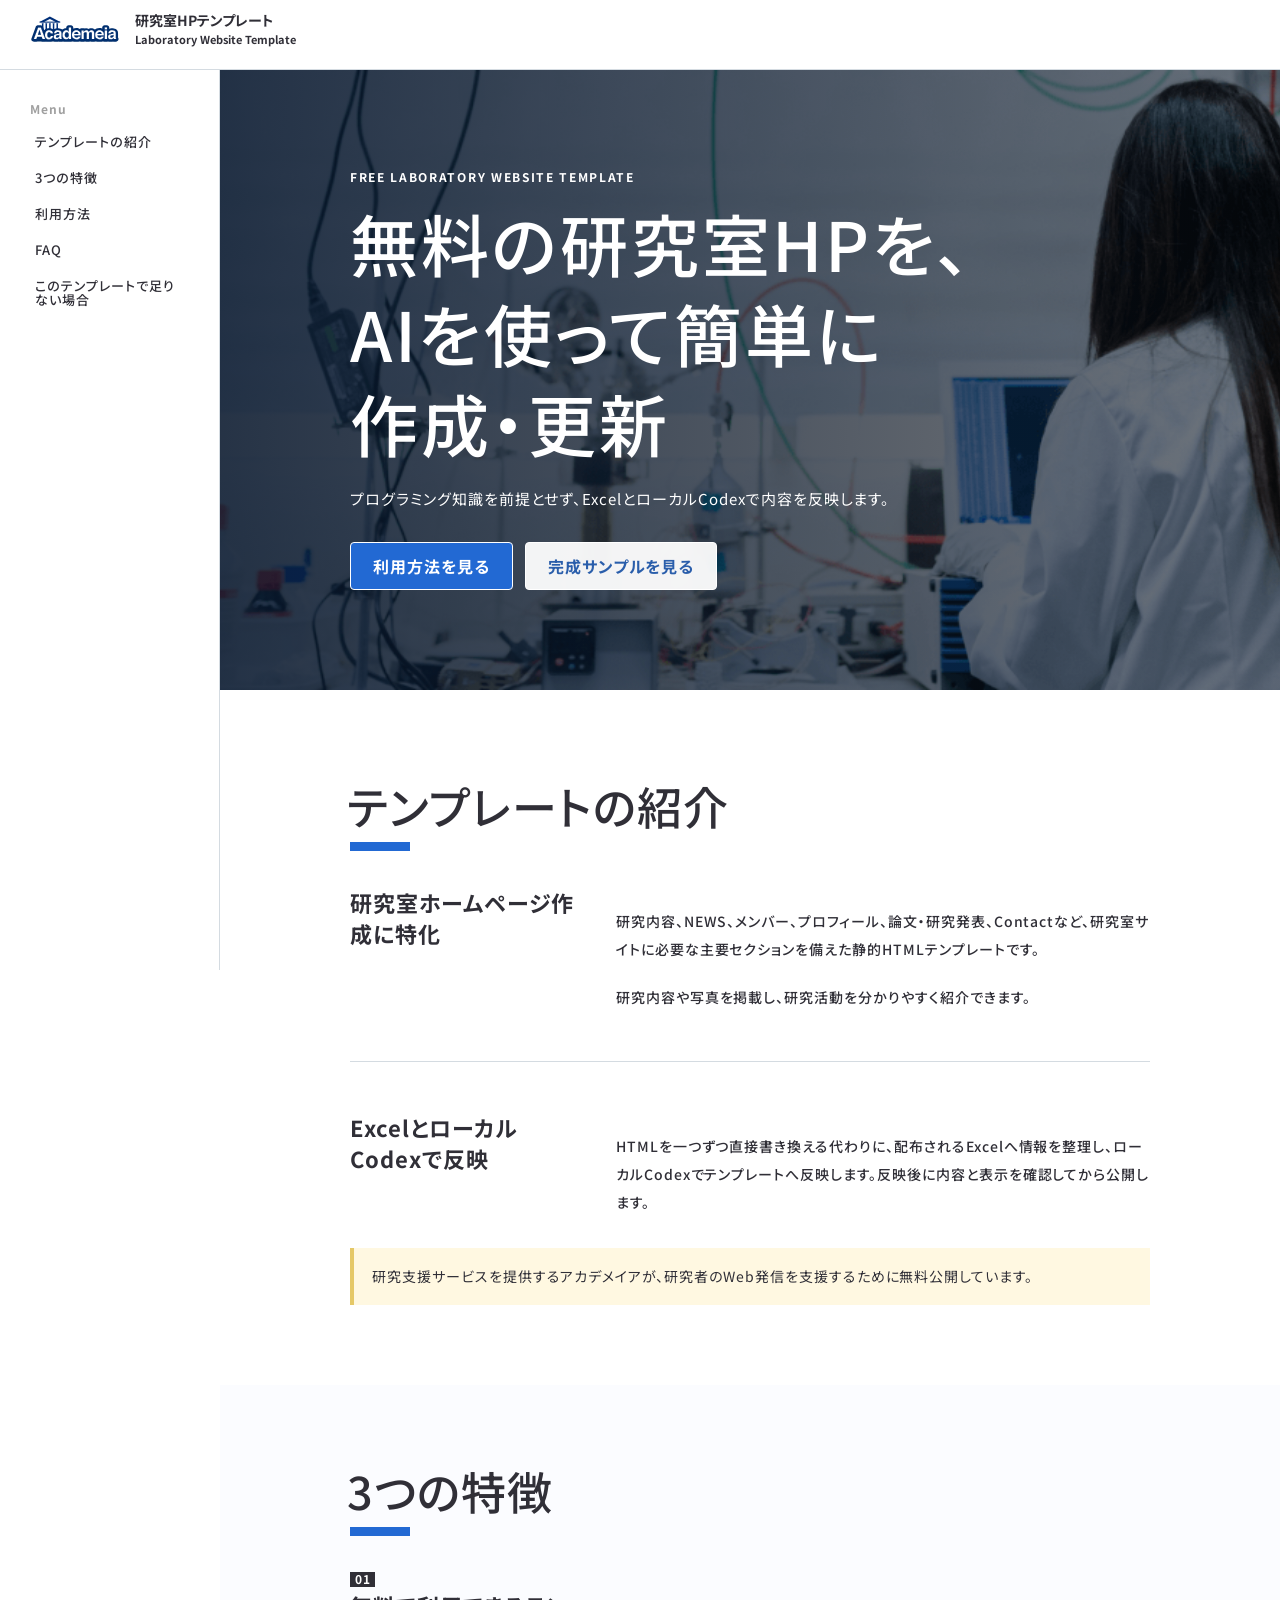
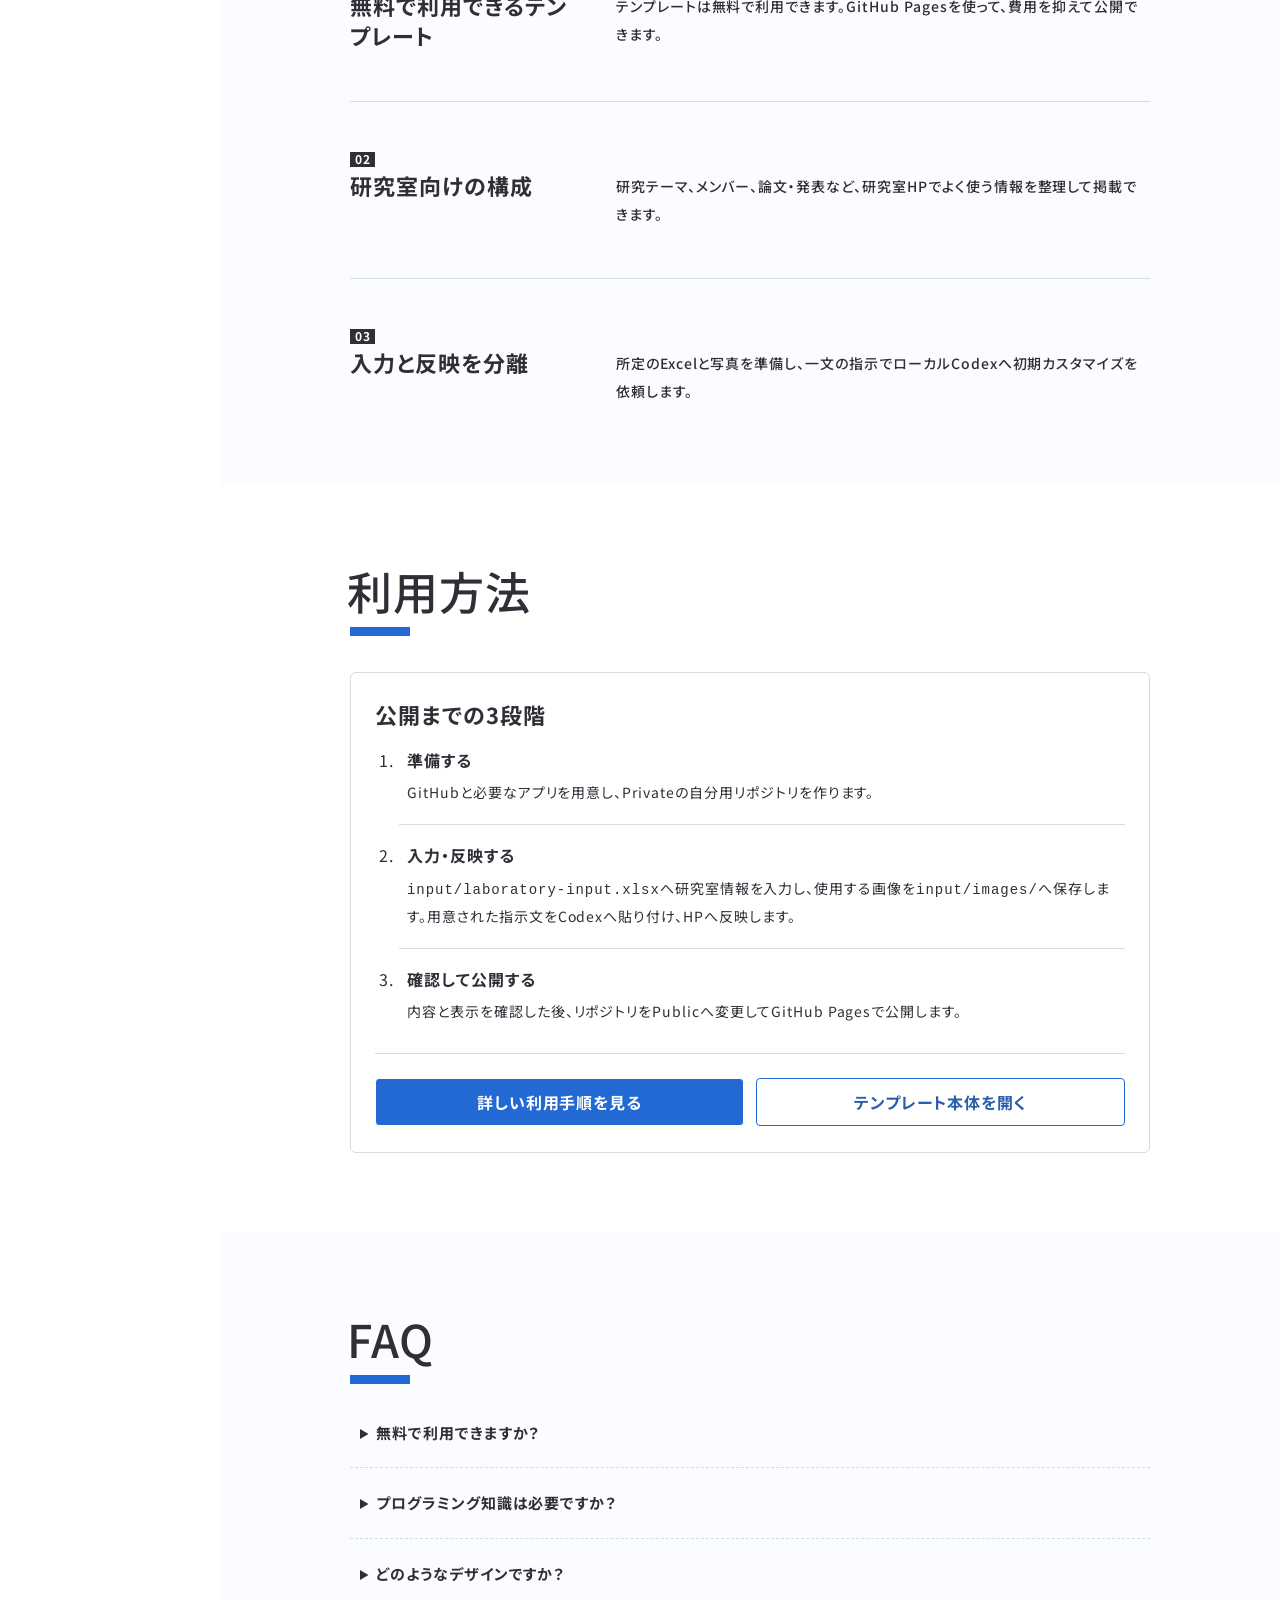
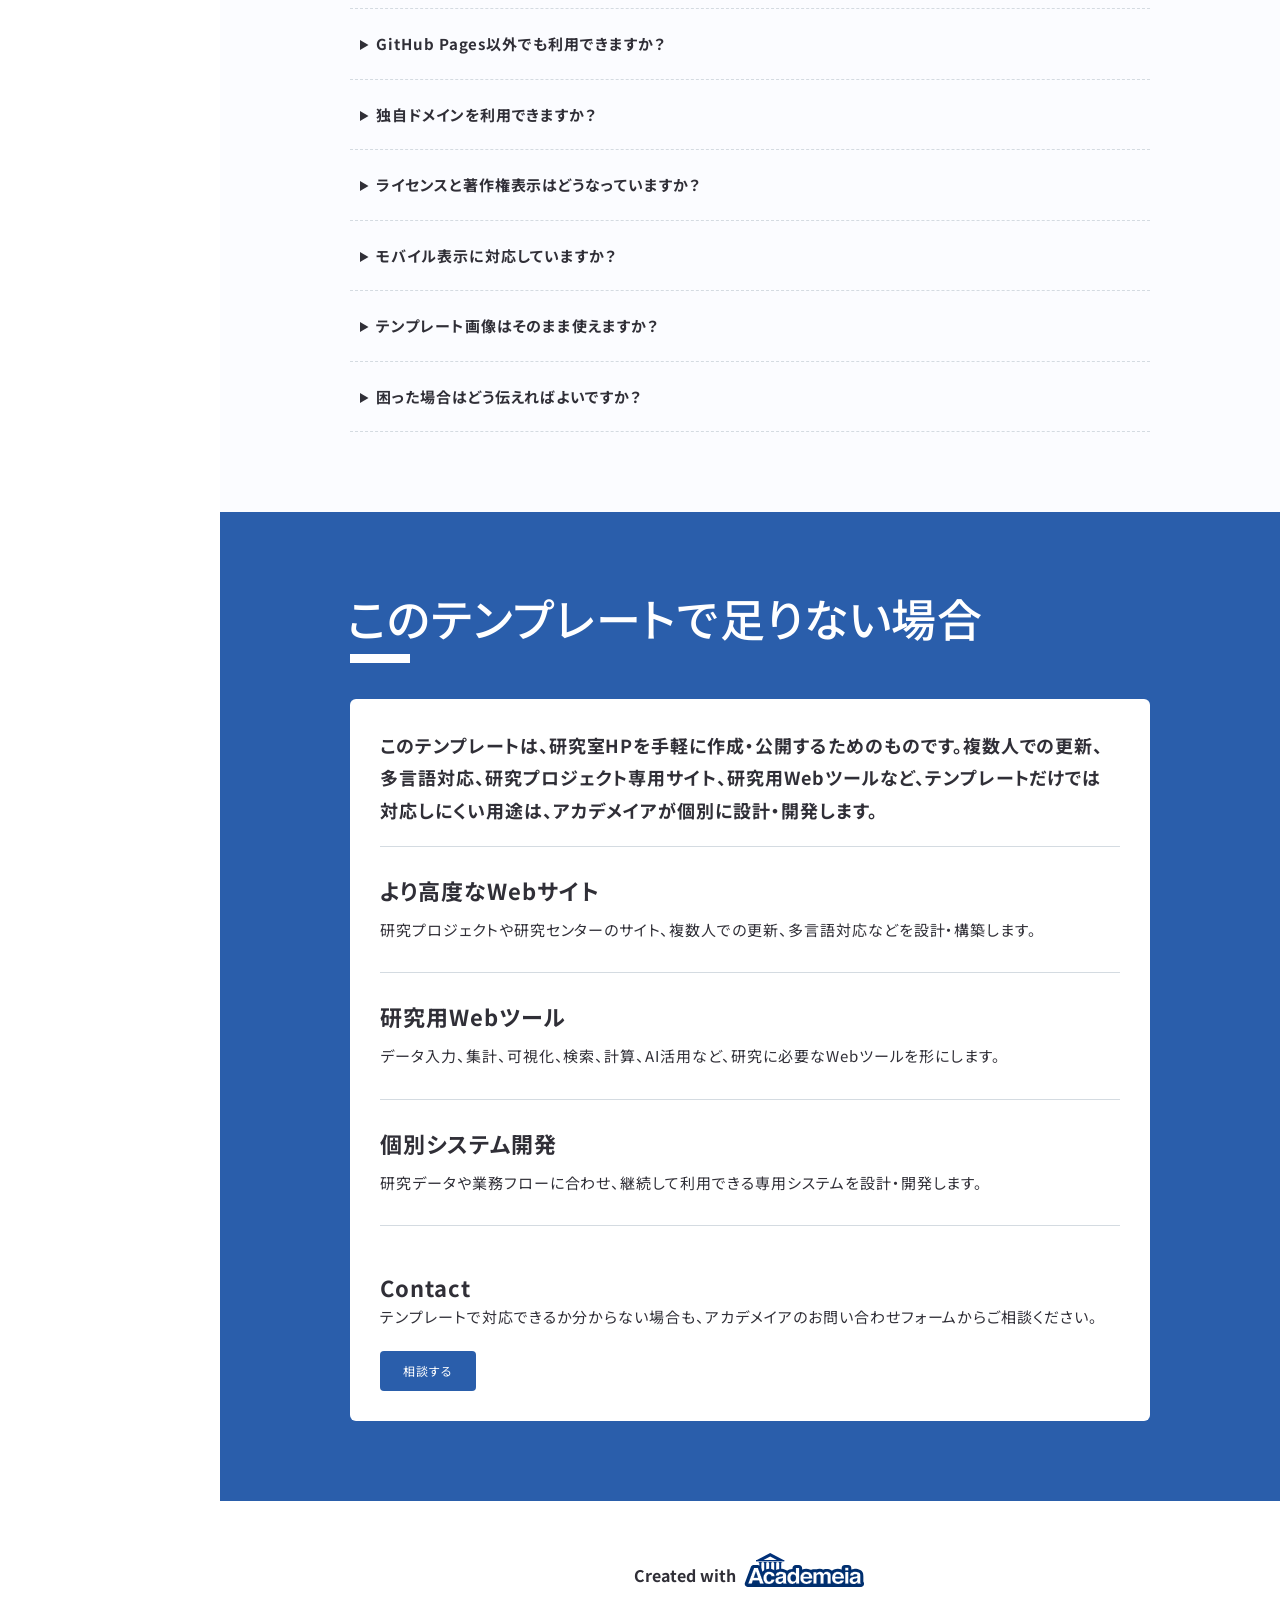
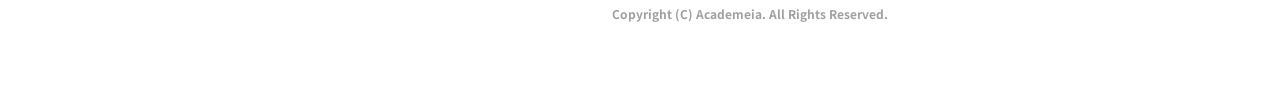
<file: index.html>
<!DOCTYPE html>
<html lang="ja">
  <head>
    <meta charset="UTF-8" />
    <meta name="viewport" content="width=device-width, initial-scale=1.0" />
    <title>研究室HPテンプレート｜紹介・配布・利用ガイド</title>
    <meta name="description" content="無料で利用できる研究室HPテンプレートの特徴、完成サンプル、ExcelとローカルCodexを使った作成・公開方法をご案内します。" />
    <link rel="icon" href="./assets/template/images/common/favicon.ico" sizes="any" />
    <link rel="icon" href="./assets/template/images/common/favicon.svg" type="image/svg+xml" />
    <link rel="apple-touch-icon" href="./assets/template/images/common/apple_touch_icon.png" />
    <meta property="og:type" content="website" />
    <meta property="og:title" content="研究室HPテンプレート｜紹介・配布・利用ガイド" />
    <meta property="og:image" content="./assets/template/images/common/ogp.jpg" />
    <meta property="og:description" content="研究室HPテンプレートの紹介・配布と利用マニュアルです。" />
    <meta property="og:site_name" content="研究室HPテンプレート" />
    <meta property="og:locale" content="ja_JP" />
    <style>@import url("https://fonts.googleapis.com/css2?family=Noto+Sans+JP:wght@400;500;600;700&display=swap");</style>
    <link rel="stylesheet" href="./assets/template/css/destyle.css" />
    <link rel="stylesheet" href="./assets/template/css/swiper-bundle.min.css" />
    <link rel="stylesheet" href="./assets/template/css/theme.css" />
    <link rel="stylesheet" href="./assets/template/css/style.css" />
    <link rel="stylesheet" href="./assets/template/css/site.css" />
    <script src="./assets/template/js/library.js"></script>
    <script src="./assets/template/js/script.js"></script>
  </head>

  <body id="top">
    <a class="template-skip-link" href="#main-content">本文へ移動</a>

    <header id="header">
      <div class="header-contents">
        <a href="#top" class="header-title" aria-label="ページ先頭へ戻る">
          <img class="header-brand-logo" src="./assets/template/images/logo-academeia.svg" alt="アカデメイア" />
          <div class="header-name">
            <h1 class="header-name-wrapp">
              <span class="header-name-wrapp-ja">研究室HPテンプレート</span>
              <span class="header-name-wrapp-en">Laboratory Website Template</span>
            </h1>
          </div>
        </a>
        <button id="burger" class="is-sp" type="button" aria-label="メニューを開く" aria-controls="g-nav" aria-expanded="false">
          <span class="header-burger"></span><span class="header-burger"></span><span class="header-burger"></span>
        </button>
      </div>
    </header>

    <main id="main-content">
      <nav id="g-nav" aria-label="紹介ページのナビゲーション">
        <div class="nav-inner">
          <p>Menu</p>
          <div id="nav-list"></div>
          <div class="logo-university"><img src="./assets/template/images/logo-university.svg" alt="大学・組織ロゴの配置例" /></div>
        </div>
        <span class="overlay"></span>
      </nav>

      <div class="main-contents">
        <div class="mv template-mv">
          <picture class="mv"><img src="./assets/template/images/sample-mv.png" alt="研究室で実験装置を操作する様子を示すテンプレートのサンプル画像" /></picture>
          <div class="template-mv-copy">
            <p class="template-mv-label">Free laboratory website template</p>
            <p class="template-mv-title">無料の研究室HPを、<br />AIを使って簡単に<br />作成・更新</p>
            <p>プログラミング知識を前提とせず、ExcelとローカルCodexで内容を反映します。</p>
            <div class="template-actions"><a class="template-action" href="#how-to-use">利用方法を見る</a><a class="template-action template-action--secondary" href="https://academeia.github.io/web_template.github.io/sample/sample.html">完成サンプルを見る</a></div>
          </div>
        </div>

        <section data-accordion="normal" data-class="nav-default" data-title="テンプレートの紹介" id="about" class="scroll-point">
          <h2>テンプレートの紹介</h2>
          <ul class="theme-wrapp">
            <li class="theme-item">
              <h3>研究室ホームページ作成に特化</h3>
              <div class="theme-body"><p>研究内容、NEWS、メンバー、プロフィール、論文・研究発表、Contactなど、研究室サイトに必要な主要セクションを備えた静的HTMLテンプレートです。</p><p>研究内容や写真を掲載し、研究活動を分かりやすく紹介できます。</p></div>
            </li>
            <li class="theme-item">
              <h3>ExcelとローカルCodexで反映</h3>
              <div class="theme-body"><p>HTMLを一つずつ直接書き換える代わりに、配布されるExcelへ情報を整理し、ローカルCodexでテンプレートへ反映します。反映後に内容と表示を確認してから公開します。</p></div>
            </li>
          </ul>
          <aside class="template-notice" role="note">研究支援サービスを提供するアカデメイアが、研究者のWeb発信を支援するために無料公開しています。</aside>
        </section>

        <section data-accordion="normal" data-class="nav-default" data-title="3つの特徴" id="features" class="scroll-point">
          <h2>3つの特徴</h2>
          <ul class="theme-wrapp">
            <li class="theme-item"><h3 class="h3-number">無料で利用できるテンプレート</h3><div class="theme-body"><p>テンプレートは無料で利用できます。GitHub Pagesを使って、費用を抑えて公開できます。</p></div></li>
            <li class="theme-item"><h3 class="h3-number">研究室向けの構成</h3><div class="theme-body"><p>研究テーマ、メンバー、論文・発表など、研究室HPでよく使う情報を整理して掲載できます。</p></div></li>
            <li class="theme-item"><h3 class="h3-number">入力と反映を分離</h3><div class="theme-body"><p>所定のExcelと写真を準備し、一文の指示でローカルCodexへ初期カスタマイズを依頼します。</p></div></li>
          </ul>
        </section>

        <section data-accordion="normal" data-class="nav-default" data-title="利用方法" id="how-to-use" class="scroll-point">
          <h2>利用方法</h2>
          <div class="how-to-panel">
            <h3>公開までの3段階</h3>
            <ol class="how-to-list">
              <li><h4>準備する</h4><p>GitHubと必要なアプリを用意し、Privateの自分用リポジトリを作ります。</p></li>
              <li><h4>入力・反映する</h4><p><code>input/laboratory-input.xlsx</code>へ研究室情報を入力し、使用する画像を<code>input/images/</code>へ保存します。用意された指示文をCodexへ貼り付け、HPへ反映します。</p></li>
              <li><h4>確認して公開する</h4><p>内容と表示を確認した後、リポジトリをPublicへ変更してGitHub Pagesで公開します。</p></li>
            </ol>
            <div class="how-to-actions">
              <a class="template-action" href="./setup.html">詳しい利用手順を見る</a>
              <a class="template-action template-action--secondary" href="https://github.com/togetogepman/HPtemplate">テンプレート本体を開く</a>
            </div>
          </div>
        </section>

        <section data-accordion="normal" data-class="nav-default" data-title="FAQ" id="faq" class="scroll-point">
          <h2>FAQ</h2>
          <ul class="news-li-wrapp faq-wrapp">
            <li class="news-item"><details class="faq-details"><summary>無料で利用できますか？</summary><p>テンプレートは無料で利用できます。Codexなど外部サービスの利用条件は、ご自身の契約内容をご確認ください。</p></details></li>
            <li class="news-item"><details class="faq-details"><summary>プログラミング知識は必要ですか？</summary><p>HTMLを直接編集する必要はありません。Excelへ情報を入力し、完成したHPの内容と表示を確認できれば利用できます。</p></details></li>
            <li class="news-item"><details class="faq-details"><summary>どのようなデザインですか？</summary><p><a href="https://academeia.github.io/web_template.github.io/sample/sample.html">完成サンプル</a>で、PCとスマートフォンでのデザインを確認できます。</p></details></li>
            <li class="news-item"><details class="faq-details"><summary>GitHub Pages以外でも利用できますか？</summary><p>静的HTMLを公開できる他サービスでも利用できますが、このマニュアルの検証対象はGitHub Pagesです。</p></details></li>
            <li class="news-item"><details class="faq-details"><summary>独自ドメインを利用できますか？</summary><p>GitHub Pagesでは独自ドメインを設定できます。取得費用と設定方法は提供元の公式情報をご確認ください。</p></details></li>
            <li class="news-item"><details class="faq-details"><summary>ライセンスと著作権表示はどうなっていますか？</summary><p>無料利用時はテンプレート本体のライセンスとフッターの帰属表示に従ってください。</p></details></li>
            <li class="news-item"><details class="faq-details"><summary>モバイル表示に対応していますか？</summary><p>PCとスマートフォンに対応しています。公開前と公開後に両方の表示を確認してください。</p></details></li>
            <li class="news-item"><details class="faq-details"><summary>テンプレート画像はそのまま使えますか？</summary><p>同梱画像はテンプレート本体の利用条件と出典表示に従ってください。追加する写真やロゴは掲載権利を確認してください。</p></details></li>
            <li class="news-item"><details class="faq-details"><summary>困った場合はどう伝えればよいですか？</summary><p>「どの画面で」「何を押したら」「何と表示されたか」と、省略していないエラー文をCodexまたはChatGPTへ伝えてください。</p></details></li>
          </ul>
        </section>

        <section data-accordion="normal" data-class="nav-default" data-title="このテンプレートで足りない場合" id="contact" class="scroll-point">
          <h2>このテンプレートで足りない場合</h2>
          <div class="contact-wrapp">
            <p class="support-intro">このテンプレートは、研究室HPを手軽に作成・公開するためのものです。複数人での更新、多言語対応、研究プロジェクト専用サイト、研究用Webツールなど、テンプレートだけでは対応しにくい用途は、アカデメイアが個別に設計・開発します。</p>
            <div class="support-services">
              <article class="support-service"><h3>より高度なWebサイト</h3><p>研究プロジェクトや研究センターのサイト、複数人での更新、多言語対応などを設計・構築します。</p></article>
              <article class="support-service"><h3>研究用Webツール</h3><p>データ入力、集計、可視化、検索、計算、AI活用など、研究に必要なWebツールを形にします。</p></article>
              <article class="support-service"><h3>個別システム開発</h3><p>研究データや業務フローに合わせ、継続して利用できる専用システムを設計・開発します。</p></article>
            </div>
            <div class="support-contact"><h3>Contact</h3><p>テンプレートで対応できるか分からない場合も、アカデメイアのお問い合わせフォームからご相談ください。</p><a class="contact-btn template-contact-link" href="https://www.academeia15.co.jp/contact">相談する</a></div>
          </div>
        </section>
      </div>
    </main>

    <footer>
      <div class="footer-link"><p class="footer-link-text">Created with</p><a href="https://www.academeia15.co.jp/web-template" target="_blank" rel="noopener noreferrer" aria-label="アカデメイアの研究室HPテンプレート解説ページを開く"><img src="./assets/template/images/logo-academeia.svg" alt="アカデメイア" /></a></div>
      <div class="footer-copyright">Copyright (C) Academeia. All Rights Reserved.</div>
    </footer>
  </body>
</html>
</file>
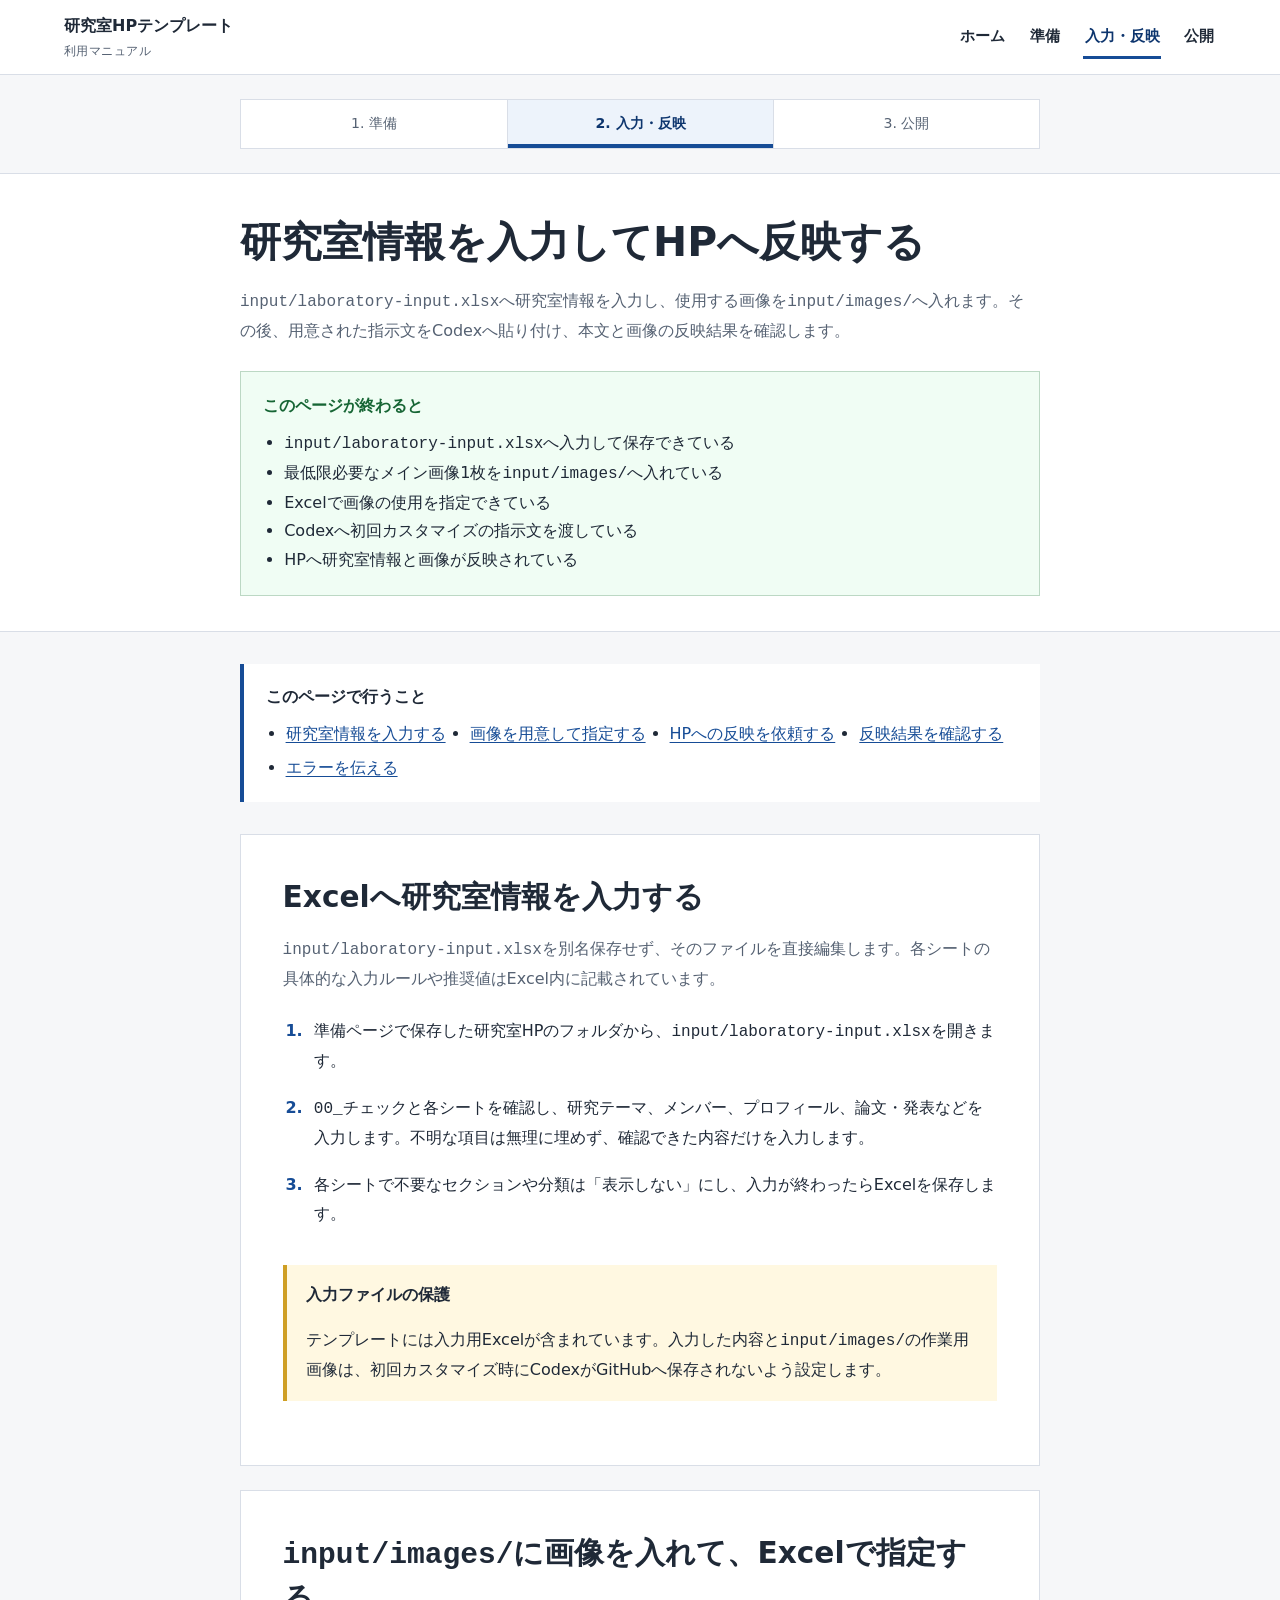
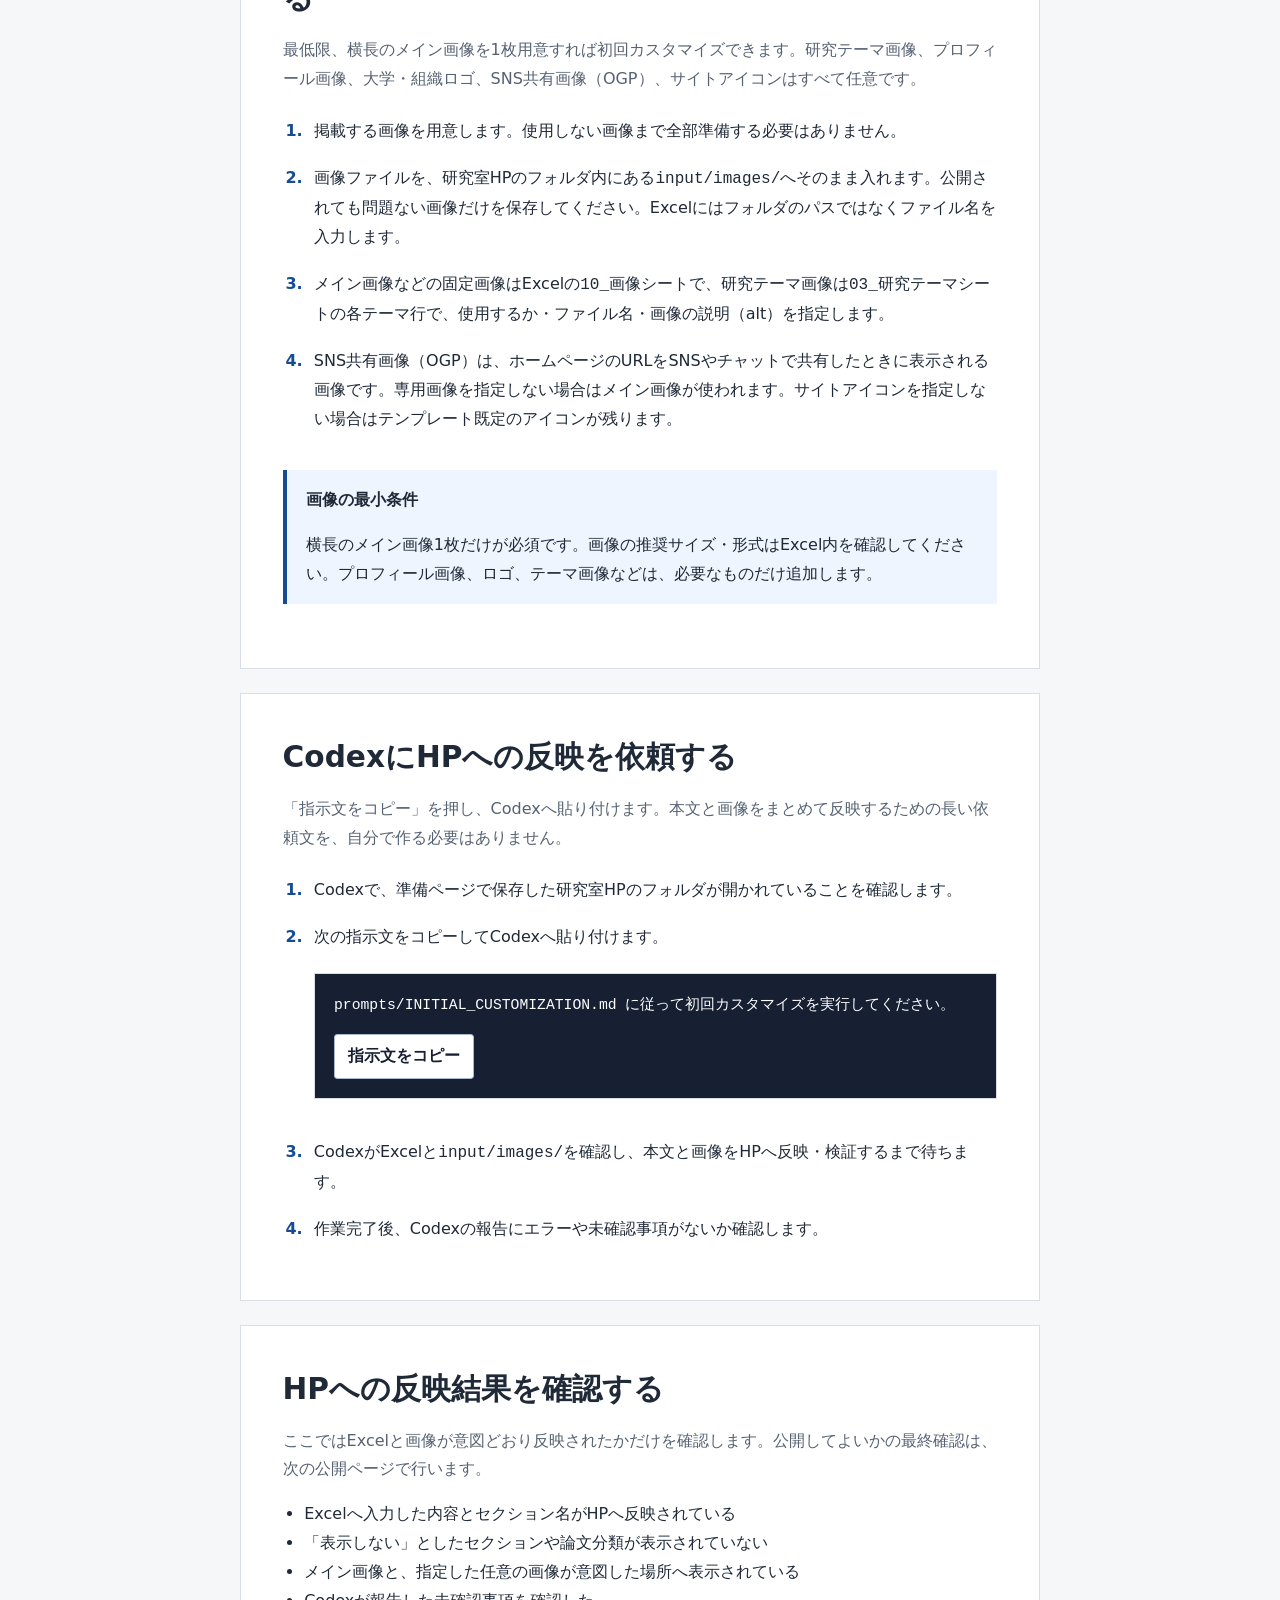
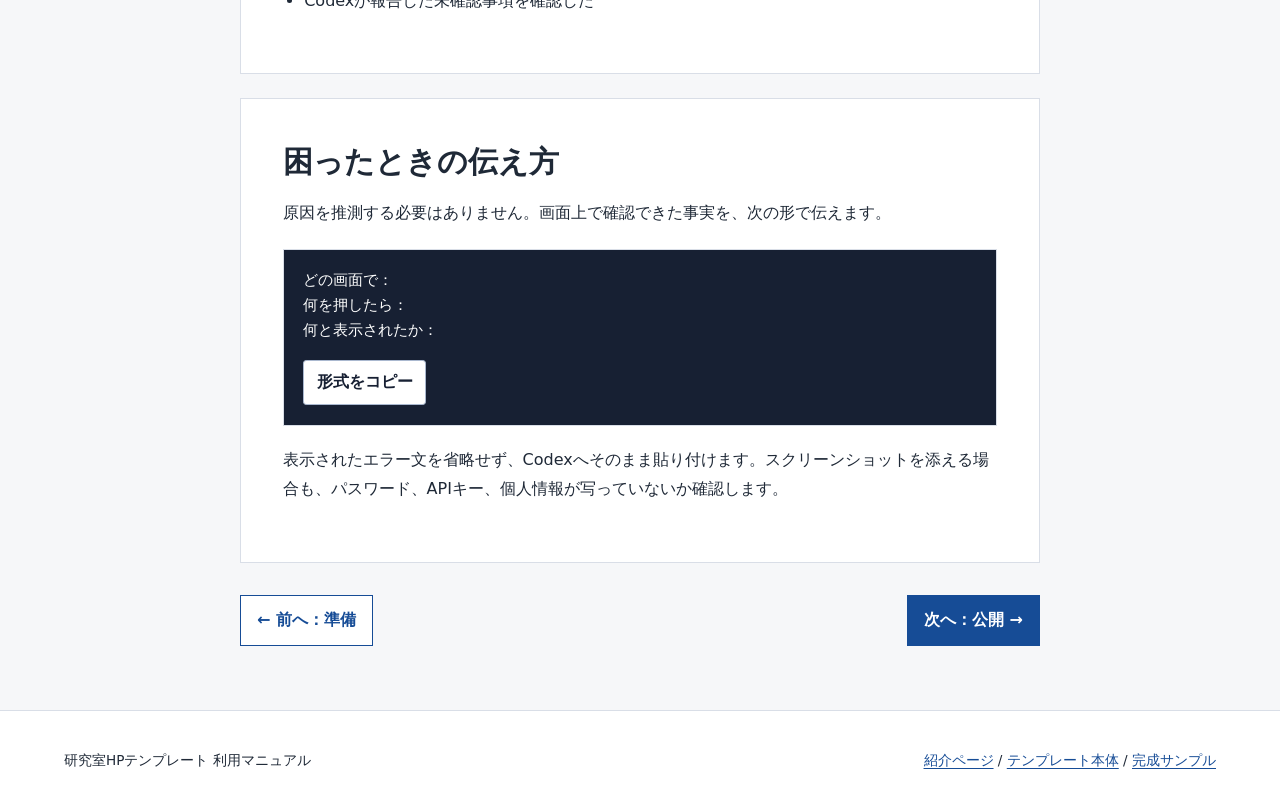
<file: edit.html>
<!doctype html>
<html lang="ja">
  <head>
    <meta charset="UTF-8" />
    <meta name="viewport" content="width=device-width, initial-scale=1.0" />
    <meta name="description" content="input/laboratory-input.xlsxへ研究室情報を入力し、input/images/の画像と一緒にCodexへHPへの反映を依頼する手順です。" />
    <title>入力・反映｜研究室HPテンプレート 利用マニュアル</title>
    <link rel="stylesheet" href="./assets/manual/css/style.css" />
    <script src="./assets/manual/js/site.js" defer></script>
  </head>
  <body class="manual-page">
    <a class="skip-link" href="#main-content">本文へ移動</a>
    <header class="site-header"><div class="site-header__inner"><a class="site-name" href="./index.html">研究室HPテンプレート <small>利用マニュアル</small></a><nav class="global-nav" aria-label="主要ナビゲーション"><ul><li><a href="./index.html">ホーム</a></li><li><a href="./setup.html">準備</a></li><li><a href="./edit.html" aria-current="page">入力・反映</a></li><li><a href="./publish.html">公開</a></li></ul></nav></div></header>
    <main id="main-content">
      <div class="container container--reading journey-progress" aria-label="公開までの進捗"><ol><li>1. 準備</li><li aria-current="step">2. 入力・反映</li><li>3. 公開</li></ol></div>
      <header class="page-header"><div class="container container--reading"><h1>研究室情報を入力してHPへ反映する</h1><p class="lead"><code>input/laboratory-input.xlsx</code>へ研究室情報を入力し、使用する画像を<code>input/images/</code>へ入れます。その後、用意された指示文をCodexへ貼り付け、本文と画像の反映結果を確認します。</p><section class="completion-box" aria-labelledby="completion-title"><h2 id="completion-title">このページが終わると</h2><ul><li><code>input/laboratory-input.xlsx</code>へ入力して保存できている</li><li>最低限必要なメイン画像1枚を<code>input/images/</code>へ入れている</li><li>Excelで画像の使用を指定できている</li><li>Codexへ初回カスタマイズの指示文を渡している</li><li>HPへ研究室情報と画像が反映されている</li></ul></section></div></header>
      <nav class="container container--reading page-nav" aria-labelledby="page-nav-title"><h2 id="page-nav-title">このページで行うこと</h2><ul><li><a href="#input">研究室情報を入力する</a></li><li><a href="#images">画像を用意して指定する</a></li><li><a href="#codex">HPへの反映を依頼する</a></li><li><a href="#review">反映結果を確認する</a></li><li><a href="#trouble">エラーを伝える</a></li></ul></nav>
      <div class="container container--reading section-list">
        <section class="manual-section" aria-labelledby="input"><h2 id="input">Excelへ研究室情報を入力する</h2><p class="manual-section__intro"><code>input/laboratory-input.xlsx</code>を別名保存せず、そのファイルを直接編集します。各シートの具体的な入力ルールや推奨値はExcel内に記載されています。</p><ol class="manual-steps"><li><p>準備ページで保存した研究室HPのフォルダから、<code>input/laboratory-input.xlsx</code>を開きます。</p></li><li><p><code>00_チェック</code>と各シートを確認し、研究テーマ、メンバー、プロフィール、論文・発表などを入力します。不明な項目は無理に埋めず、確認できた内容だけを入力します。</p></li><li><p>各シートで不要なセクションや分類は「表示しない」にし、入力が終わったらExcelを保存します。</p></li></ol><aside class="callout callout--warning"><p class="callout__title">入力ファイルの保護</p><p>テンプレートには入力用Excelが含まれています。入力した内容と<code>input/images/</code>の作業用画像は、初回カスタマイズ時にCodexがGitHubへ保存されないよう設定します。</p></aside></section>
        <section class="manual-section" aria-labelledby="images"><h2 id="images"><code>input/images/</code>に画像を入れて、Excelで指定する</h2><p class="manual-section__intro">最低限、横長のメイン画像を1枚用意すれば初回カスタマイズできます。研究テーマ画像、プロフィール画像、大学・組織ロゴ、SNS共有画像（OGP）、サイトアイコンはすべて任意です。</p><ol class="manual-steps"><li><p>掲載する画像を用意します。使用しない画像まで全部準備する必要はありません。</p></li><li><p>画像ファイルを、研究室HPのフォルダ内にある<code>input/images/</code>へそのまま入れます。公開されても問題ない画像だけを保存してください。Excelにはフォルダのパスではなくファイル名を入力します。</p></li><li><p>メイン画像などの固定画像はExcelの<code>10_画像</code>シートで、研究テーマ画像は<code>03_研究テーマ</code>シートの各テーマ行で、使用するか・ファイル名・画像の説明（alt）を指定します。</p></li><li><p>SNS共有画像（OGP）は、ホームページのURLをSNSやチャットで共有したときに表示される画像です。専用画像を指定しない場合はメイン画像が使われます。サイトアイコンを指定しない場合はテンプレート既定のアイコンが残ります。</p></li></ol><aside class="callout"><p class="callout__title">画像の最小条件</p><p>横長のメイン画像1枚だけが必須です。画像の推奨サイズ・形式はExcel内を確認してください。プロフィール画像、ロゴ、テーマ画像などは、必要なものだけ追加します。</p></aside></section>
        <section class="manual-section" aria-labelledby="codex"><h2 id="codex">CodexにHPへの反映を依頼する</h2><p class="manual-section__intro">「指示文をコピー」を押し、Codexへ貼り付けます。本文と画像をまとめて反映するための長い依頼文を、自分で作る必要はありません。</p><ol class="manual-steps"><li><p>Codexで、準備ページで保存した研究室HPのフォルダが開かれていることを確認します。</p></li><li><p>次の指示文をコピーしてCodexへ貼り付けます。</p><div class="prompt-box"><pre id="initial-prompt">prompts/INITIAL_CUSTOMIZATION.md に従って初回カスタマイズを実行してください。</pre><button class="copy-button" type="button" data-copy-target="initial-prompt">指示文をコピー</button><span class="copy-status" role="status" aria-live="polite"></span></div></li><li><p>CodexがExcelと<code>input/images/</code>を確認し、本文と画像をHPへ反映・検証するまで待ちます。</p></li><li><p>作業完了後、Codexの報告にエラーや未確認事項がないか確認します。</p></li></ol></section>
        <section class="manual-section" aria-labelledby="review"><h2 id="review">HPへの反映結果を確認する</h2><p class="manual-section__intro">ここではExcelと画像が意図どおり反映されたかだけを確認します。公開してよいかの最終確認は、次の公開ページで行います。</p><ul class="check-list"><li>Excelへ入力した内容とセクション名がHPへ反映されている</li><li>「表示しない」としたセクションや論文分類が表示されていない</li><li>メイン画像と、指定した任意の画像が意図した場所へ表示されている</li><li>Codexが報告した未確認事項を確認した</li></ul></section>
        <section class="manual-section" aria-labelledby="trouble"><h2 id="trouble">困ったときの伝え方</h2><p>原因を推測する必要はありません。画面上で確認できた事実を、次の形で伝えます。</p><div class="prompt-box"><pre id="trouble-prompt">どの画面で：&#10;何を押したら：&#10;何と表示されたか：</pre><button class="copy-button" type="button" data-copy-target="trouble-prompt">形式をコピー</button><span class="copy-status" role="status" aria-live="polite"></span></div><p>表示されたエラー文を省略せず、Codexへそのまま貼り付けます。スクリーンショットを添える場合も、パスワード、APIキー、個人情報が写っていないか確認します。</p></section>
        <nav class="page-actions" aria-label="前後のページ"><a href="./setup.html">← 前へ：準備</a><a class="primary-action" href="./publish.html">次へ：公開 →</a></nav>
      </div>
    </main>
    <footer class="site-footer"><div class="container site-footer__inner"><p>研究室HPテンプレート 利用マニュアル</p><p><a href="./index.html">紹介ページ</a> / <a href="https://github.com/togetogepman/HPtemplate">テンプレート本体</a> / <a href="https://academeia.github.io/web_template.github.io/sample/sample.html">完成サンプル</a></p></div></footer>
  </body>
</html>
</file>
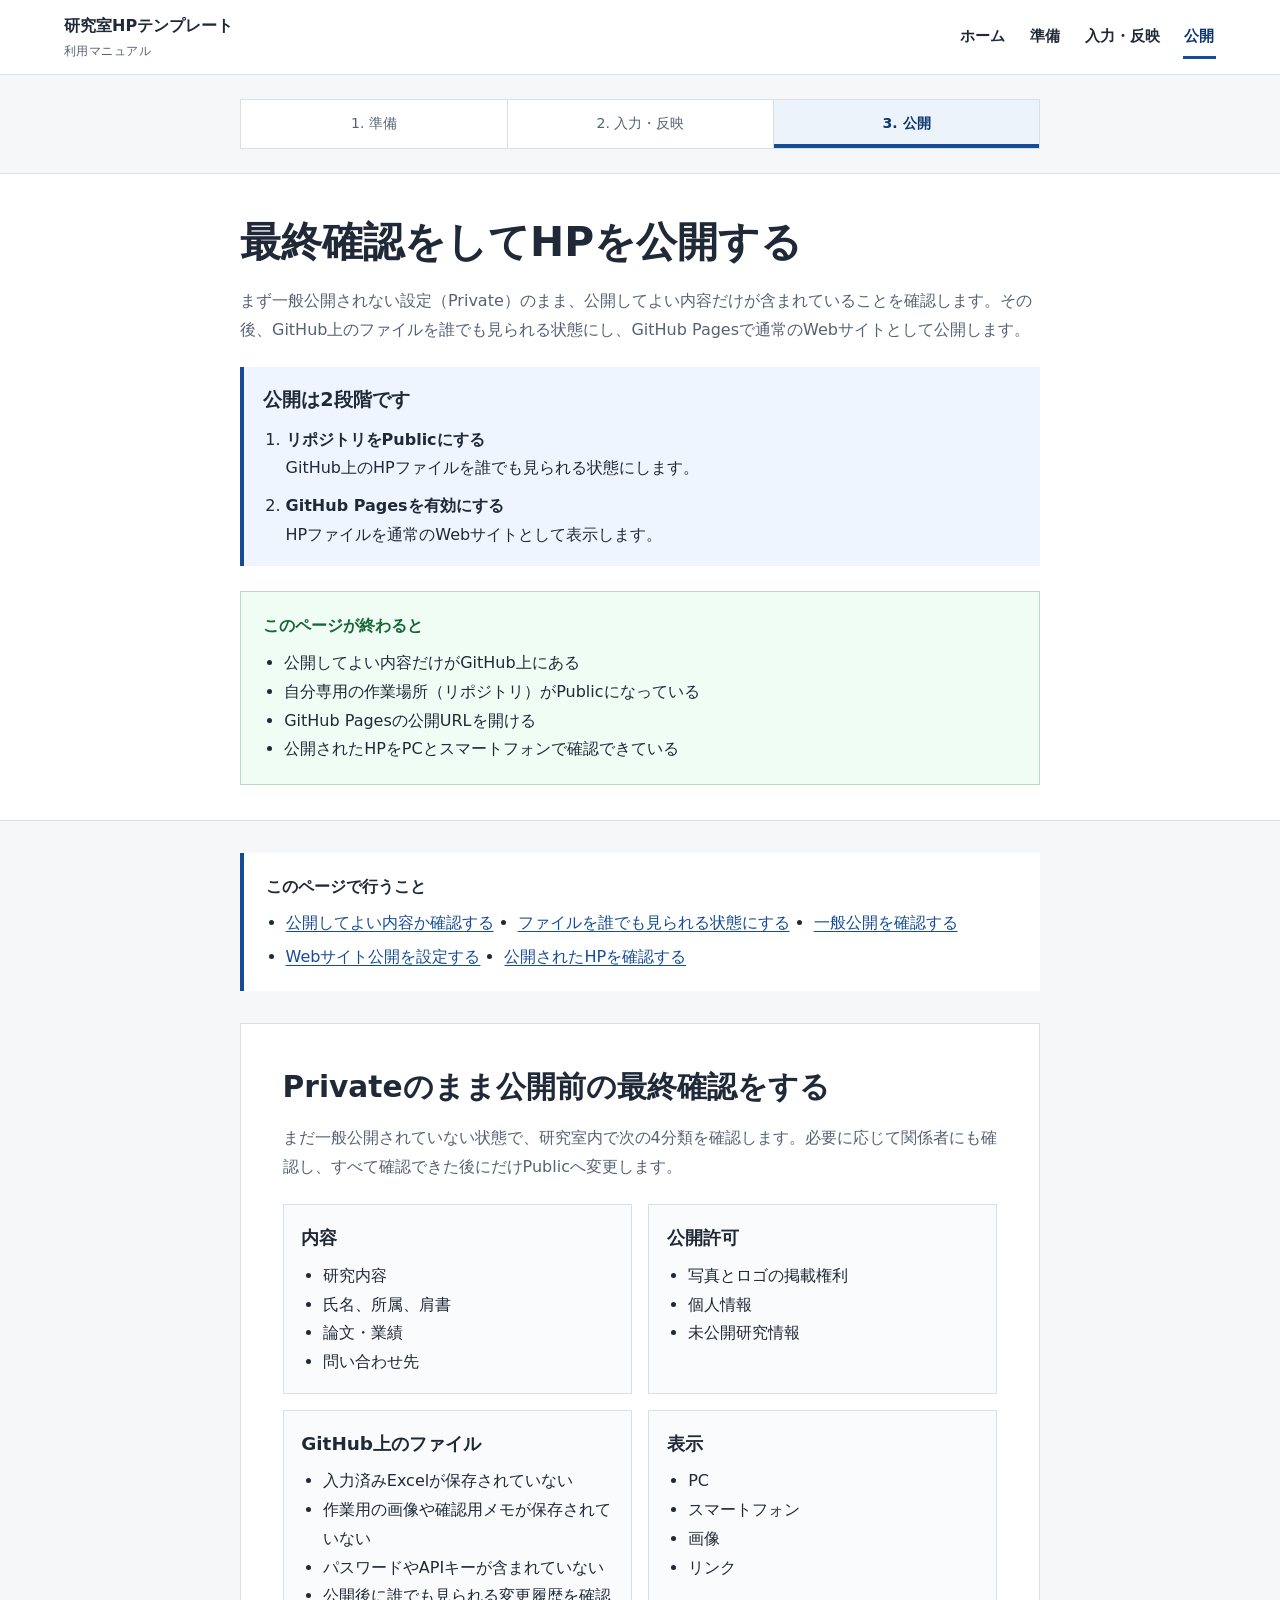
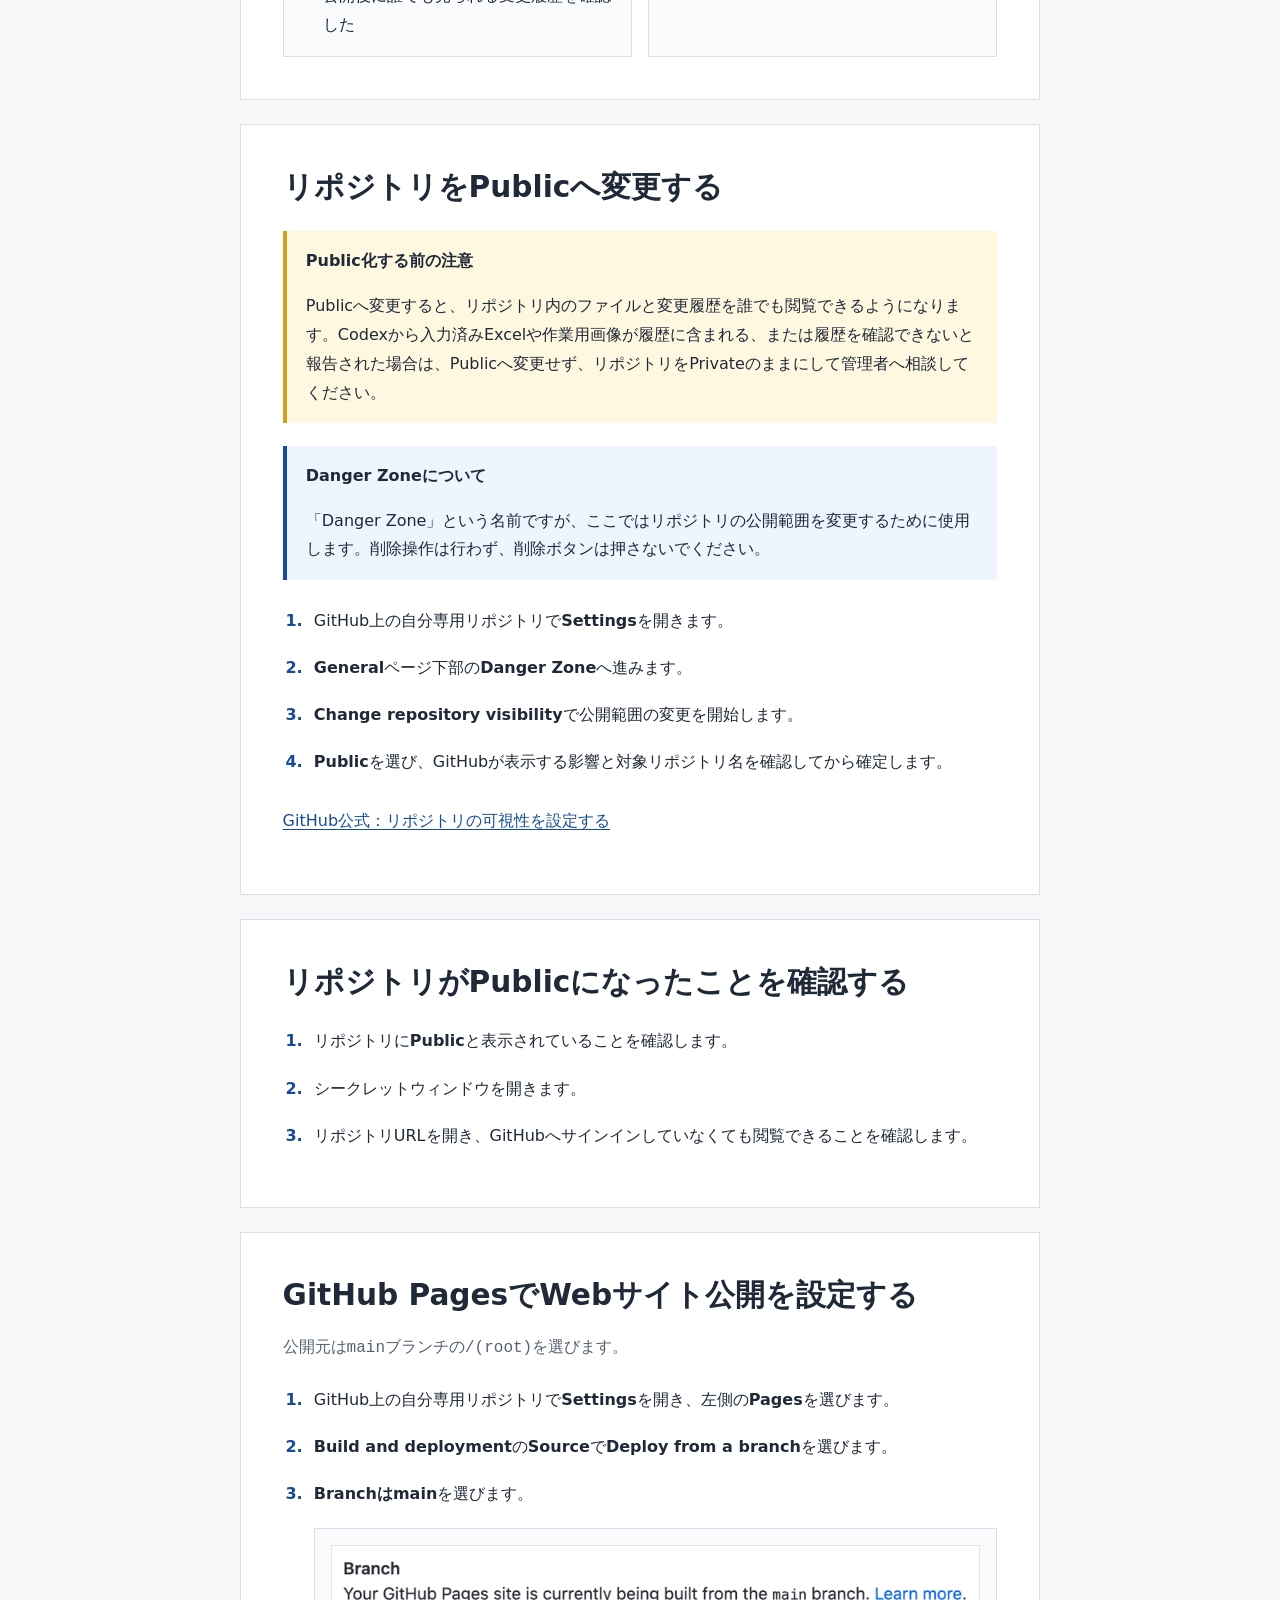
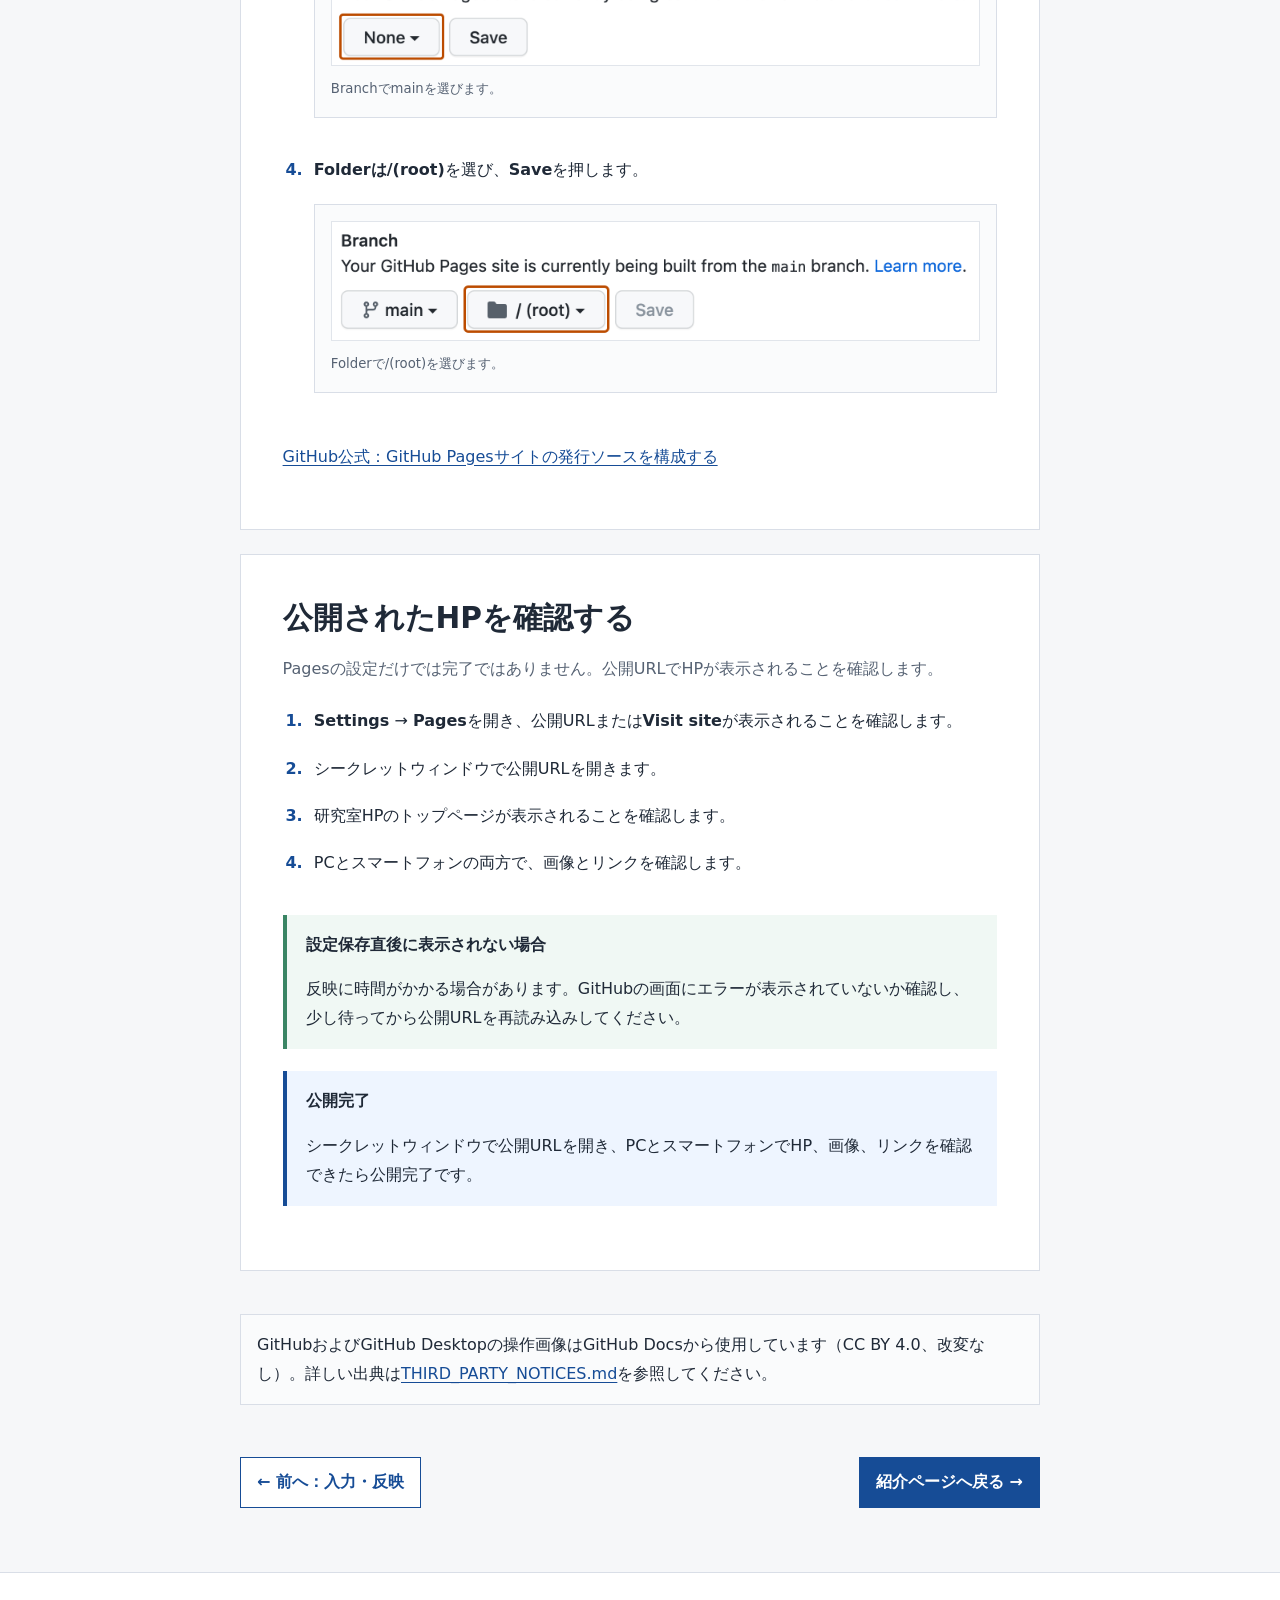
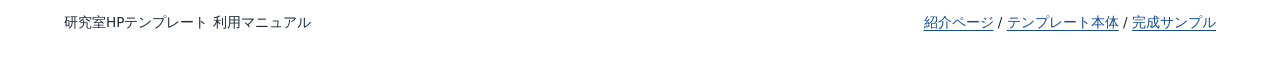
<file: publish.html>
<!doctype html>
<html lang="ja">
  <head>
    <meta charset="UTF-8" />
    <meta name="viewport" content="width=device-width, initial-scale=1.0" />
    <meta name="description" content="公開内容を最終確認し、GitHub上のHPファイルを誰でも見られる状態にして、GitHub Pagesで公開する手順です。" />
    <title>公開｜研究室HPテンプレート 利用マニュアル</title>
    <link rel="stylesheet" href="./assets/manual/css/style.css" />
  </head>
  <body class="manual-page">
    <a class="skip-link" href="#main-content">本文へ移動</a>
    <header class="site-header"><div class="site-header__inner"><a class="site-name" href="./index.html">研究室HPテンプレート <small>利用マニュアル</small></a><nav class="global-nav" aria-label="主要ナビゲーション"><ul><li><a href="./index.html">ホーム</a></li><li><a href="./setup.html">準備</a></li><li><a href="./edit.html">入力・反映</a></li><li><a href="./publish.html" aria-current="page">公開</a></li></ul></nav></div></header>
    <main id="main-content">
      <div class="container container--reading journey-progress" aria-label="公開までの進捗"><ol><li>1. 準備</li><li>2. 入力・反映</li><li aria-current="step">3. 公開</li></ol></div>
      <header class="page-header"><div class="container container--reading"><h1>最終確認をしてHPを公開する</h1><p class="lead">まず一般公開されない設定（Private）のまま、公開してよい内容だけが含まれていることを確認します。その後、GitHub上のファイルを誰でも見られる状態にし、GitHub Pagesで通常のWebサイトとして公開します。</p><section class="callout publication-stages" aria-labelledby="publication-stages-title"><h2 id="publication-stages-title">公開は2段階です</h2><ol><li><strong>リポジトリをPublicにする</strong><br />GitHub上のHPファイルを誰でも見られる状態にします。</li><li><strong>GitHub Pagesを有効にする</strong><br />HPファイルを通常のWebサイトとして表示します。</li></ol></section><section class="completion-box" aria-labelledby="completion-title"><h2 id="completion-title">このページが終わると</h2><ul><li>公開してよい内容だけがGitHub上にある</li><li>自分専用の作業場所（リポジトリ）がPublicになっている</li><li>GitHub Pagesの公開URLを開ける</li><li>公開されたHPをPCとスマートフォンで確認できている</li></ul></section></div></header>
      <nav class="container container--reading page-nav" aria-labelledby="page-nav-title"><h2 id="page-nav-title">このページで行うこと</h2><ul><li><a href="#pre-public">公開してよい内容か確認する</a></li><li><a href="#make-public">ファイルを誰でも見られる状態にする</a></li><li><a href="#confirm-public">一般公開を確認する</a></li><li><a href="#pages">Webサイト公開を設定する</a></li><li><a href="#confirm-pages">公開されたHPを確認する</a></li></ul></nav>
      <div class="container container--reading section-list">
        <section class="manual-section" aria-labelledby="pre-public"><h2 id="pre-public">Privateのまま公開前の最終確認をする</h2><p class="manual-section__intro">まだ一般公開されていない状態で、研究室内で次の4分類を確認します。必要に応じて関係者にも確認し、すべて確認できた後にだけPublicへ変更します。</p><div class="review-groups"><section class="review-group" aria-labelledby="review-content"><h3 id="review-content">内容</h3><ul class="check-list"><li>研究内容</li><li>氏名、所属、肩書</li><li>論文・業績</li><li>問い合わせ先</li></ul></section><section class="review-group" aria-labelledby="review-permission"><h3 id="review-permission">公開許可</h3><ul class="check-list"><li>写真とロゴの掲載権利</li><li>個人情報</li><li>未公開研究情報</li></ul></section><section class="review-group" aria-labelledby="review-github"><h3 id="review-github">GitHub上のファイル</h3><ul class="check-list"><li>入力済みExcelが保存されていない</li><li>作業用の画像や確認用メモが保存されていない</li><li>パスワードやAPIキーが含まれていない</li><li>公開後に誰でも見られる変更履歴を確認した</li></ul></section><section class="review-group" aria-labelledby="review-display"><h3 id="review-display">表示</h3><ul class="check-list"><li>PC</li><li>スマートフォン</li><li>画像</li><li>リンク</li></ul></section></div></section>
        <section class="manual-section" aria-labelledby="make-public"><h2 id="make-public">リポジトリをPublicへ変更する</h2><aside class="callout callout--warning"><p class="callout__title">Public化する前の注意</p><p>Publicへ変更すると、リポジトリ内のファイルと変更履歴を誰でも閲覧できるようになります。Codexから入力済みExcelや作業用画像が履歴に含まれる、または履歴を確認できないと報告された場合は、Publicへ変更せず、リポジトリをPrivateのままにして管理者へ相談してください。</p></aside><aside class="callout"><p class="callout__title">Danger Zoneについて</p><p>「Danger Zone」という名前ですが、ここではリポジトリの公開範囲を変更するために使用します。削除操作は行わず、削除ボタンは押さないでください。</p></aside><ol class="manual-steps"><li><p>GitHub上の自分専用リポジトリで<strong>Settings</strong>を開きます。</p></li><li><p><strong>General</strong>ページ下部の<strong>Danger Zone</strong>へ進みます。</p></li><li><p><strong>Change repository visibility</strong>で公開範囲の変更を開始します。</p></li><li><p><strong>Public</strong>を選び、GitHubが表示する影響と対象リポジトリ名を確認してから確定します。</p></li></ol><p><a href="https://docs.github.com/ja/repositories/managing-your-repositorys-settings-and-features/managing-repository-settings/setting-repository-visibility">GitHub公式：リポジトリの可視性を設定する</a></p></section>
        <section class="manual-section" aria-labelledby="confirm-public"><h2 id="confirm-public">リポジトリがPublicになったことを確認する</h2><ol class="manual-steps"><li><p>リポジトリに<strong>Public</strong>と表示されていることを確認します。</p></li><li><p>シークレットウィンドウを開きます。</p></li><li><p>リポジトリURLを開き、GitHubへサインインしていなくても閲覧できることを確認します。</p></li></ol></section>
        <section class="manual-section" aria-labelledby="pages"><h2 id="pages">GitHub PagesでWebサイト公開を設定する</h2><p class="manual-section__intro">公開元は<code>main</code>ブランチの<code>/(root)</code>を選びます。</p><ol class="manual-steps"><li><p>GitHub上の自分専用リポジトリで<strong>Settings</strong>を開き、左側の<strong>Pages</strong>を選びます。</p></li><li><p><strong>Build and deployment</strong>の<strong>Source</strong>で<strong>Deploy from a branch</strong>を選びます。</p></li><li><p><strong>Branchはmain</strong>を選びます。</p><figure class="manual-figure"><img src="./assets/images/manual/github/publishing-source-drop-down.png" alt="GitHub Pagesの設定画面で公開元のbranchを選ぶドロップダウン" /><figcaption>Branchでmainを選びます。</figcaption></figure></li><li><p><strong>Folderは/(root)</strong>を選び、<strong>Save</strong>を押します。</p><figure class="manual-figure"><img src="./assets/images/manual/github/publishing-source-folder-drop-down.png" alt="GitHub Pagesの設定画面で公開元のfolderとしてrootを選ぶドロップダウン" /><figcaption>Folderで/(root)を選びます。</figcaption></figure></li></ol><p><a href="https://docs.github.com/ja/pages/getting-started-with-github-pages/configuring-a-publishing-source-for-your-github-pages-site">GitHub公式：GitHub Pagesサイトの発行ソースを構成する</a></p></section>
        <section class="manual-section" aria-labelledby="confirm-pages"><h2 id="confirm-pages">公開されたHPを確認する</h2><p class="manual-section__intro">Pagesの設定だけでは完了ではありません。公開URLでHPが表示されることを確認します。</p><ol class="manual-steps"><li><p><strong>Settings</strong> → <strong>Pages</strong>を開き、公開URLまたは<strong>Visit site</strong>が表示されることを確認します。</p></li><li><p>シークレットウィンドウで公開URLを開きます。</p></li><li><p>研究室HPのトップページが表示されることを確認します。</p></li><li><p>PCとスマートフォンの両方で、画像とリンクを確認します。</p></li></ol><aside class="callout callout--tip"><p class="callout__title">設定保存直後に表示されない場合</p><p>反映に時間がかかる場合があります。GitHubの画面にエラーが表示されていないか確認し、少し待ってから公開URLを再読み込みしてください。</p></aside><aside class="callout"><p class="callout__title">公開完了</p><p>シークレットウィンドウで公開URLを開き、PCとスマートフォンでHP、画像、リンクを確認できたら公開完了です。</p></aside></section>
        <p class="manual-figure">GitHubおよびGitHub Desktopの操作画像はGitHub Docsから使用しています（CC BY 4.0、改変なし）。詳しい出典は<a href="./THIRD_PARTY_NOTICES.md">THIRD_PARTY_NOTICES.md</a>を参照してください。</p>
        <nav class="page-actions" aria-label="前後のページ"><a href="./edit.html">← 前へ：入力・反映</a><a class="primary-action" href="./index.html">紹介ページへ戻る →</a></nav>
      </div>
    </main>
    <footer class="site-footer"><div class="container site-footer__inner"><p>研究室HPテンプレート 利用マニュアル</p><p><a href="./index.html">紹介ページ</a> / <a href="https://github.com/togetogepman/HPtemplate">テンプレート本体</a> / <a href="https://academeia.github.io/web_template.github.io/sample/sample.html">完成サンプル</a></p></div></footer>
  </body>
</html>
</file>
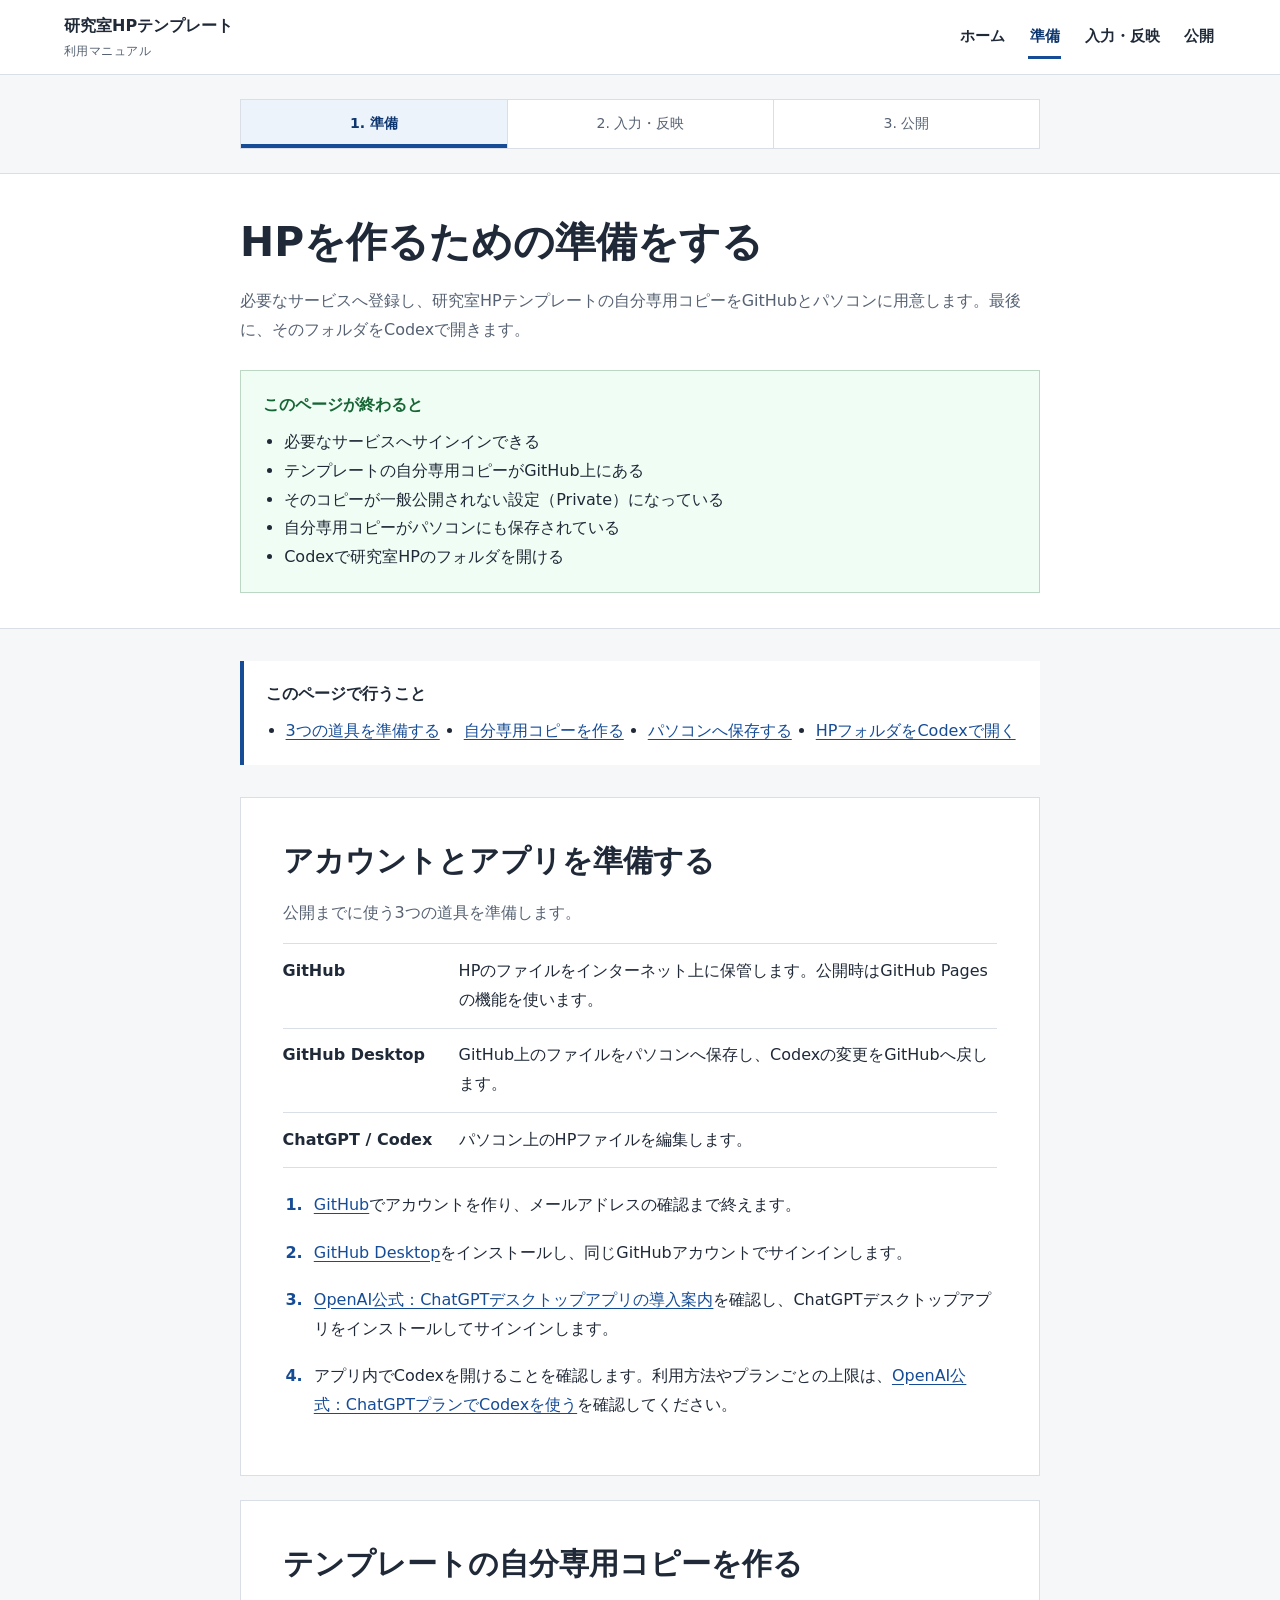
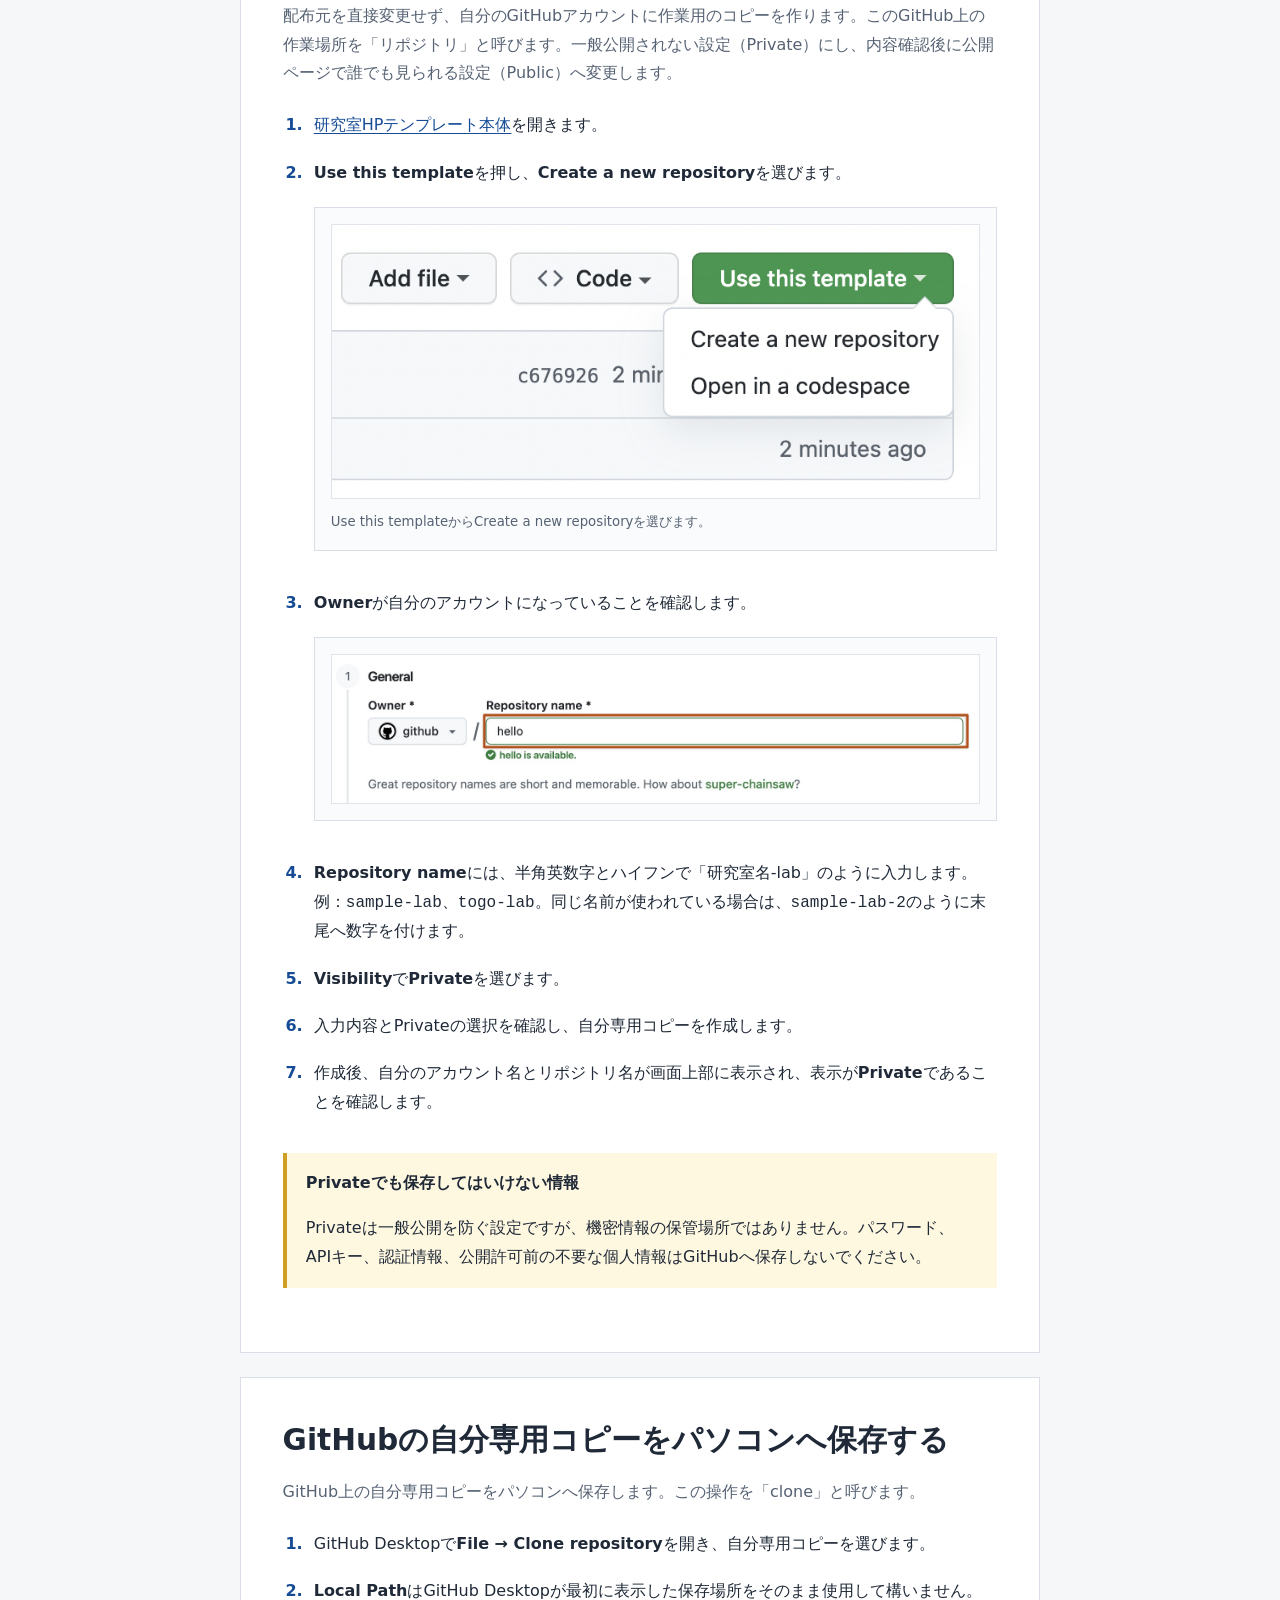
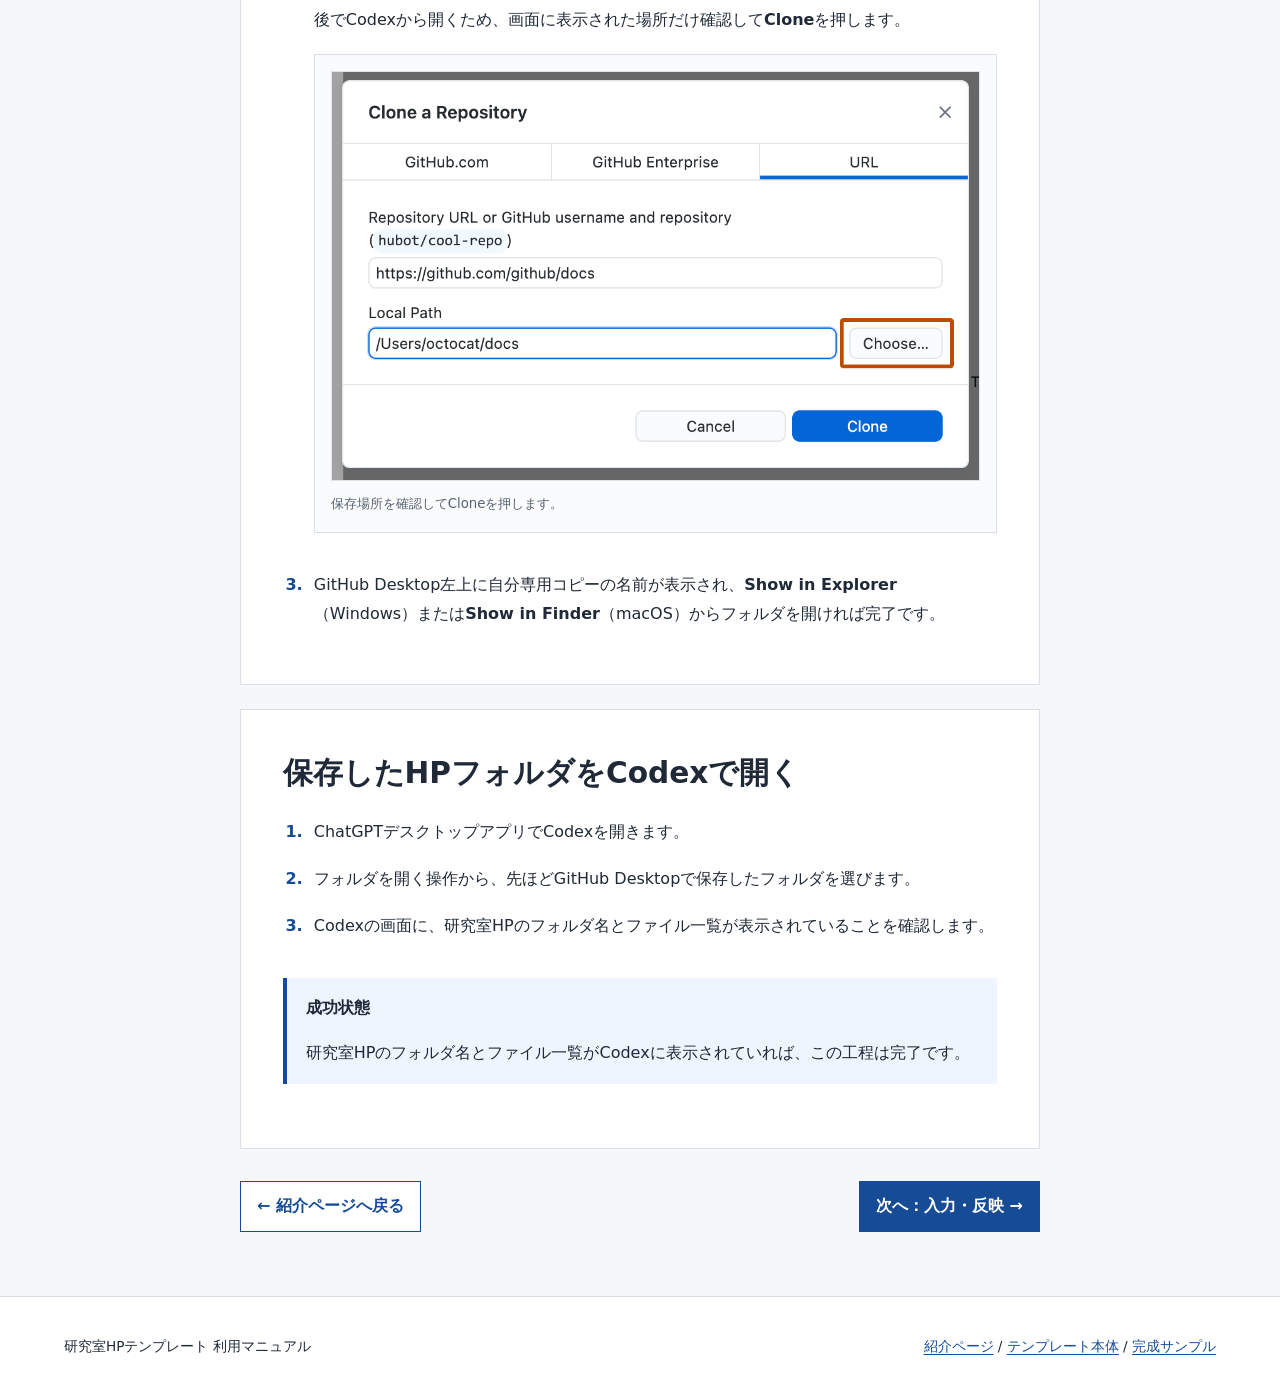
<file: setup.html>
<!doctype html>
<html lang="ja">
  <head>
    <meta charset="UTF-8" />
    <meta name="viewport" content="width=device-width, initial-scale=1.0" />
    <meta name="description" content="必要なサービスとアプリを準備し、研究室HPテンプレートの自分専用コピーをGitHubとパソコンに用意する手順です。" />
    <title>準備｜研究室HPテンプレート 利用マニュアル</title>
    <link rel="stylesheet" href="./assets/manual/css/style.css" />
  </head>
  <body class="manual-page">
    <a class="skip-link" href="#main-content">本文へ移動</a>
    <header class="site-header">
      <div class="container site-header__inner">
        <a class="site-name" href="./index.html">研究室HPテンプレート <small>利用マニュアル</small></a>
        <nav class="global-nav" aria-label="主要ナビゲーション"><ul><li><a href="./index.html">ホーム</a></li><li><a href="./setup.html" aria-current="page">準備</a></li><li><a href="./edit.html">入力・反映</a></li><li><a href="./publish.html">公開</a></li></ul></nav>
      </div>
    </header>
    <main id="main-content">
      <div class="container container--reading journey-progress" aria-label="公開までの進捗"><ol><li aria-current="step">1. 準備</li><li>2. 入力・反映</li><li>3. 公開</li></ol></div>
      <header class="page-header">
        <div class="container container--reading">
          <h1>HPを作るための準備をする</h1>
          <p class="lead">必要なサービスへ登録し、研究室HPテンプレートの自分専用コピーをGitHubとパソコンに用意します。最後に、そのフォルダをCodexで開きます。</p>
          <section class="completion-box" aria-labelledby="completion-title"><h2 id="completion-title">このページが終わると</h2><ul><li>必要なサービスへサインインできる</li><li>テンプレートの自分専用コピーがGitHub上にある</li><li>そのコピーが一般公開されない設定（Private）になっている</li><li>自分専用コピーがパソコンにも保存されている</li><li>Codexで研究室HPのフォルダを開ける</li></ul></section>
        </div>
      </header>
      <nav class="container container--reading page-nav" aria-labelledby="page-nav-title"><h2 id="page-nav-title">このページで行うこと</h2><ul><li><a href="#accounts">3つの道具を準備する</a></li><li><a href="#repository">自分専用コピーを作る</a></li><li><a href="#clone">パソコンへ保存する</a></li><li><a href="#open-codex">HPフォルダをCodexで開く</a></li></ul></nav>

      <div class="container container--reading section-list">
        <section class="manual-section" aria-labelledby="accounts"><h2 id="accounts">アカウントとアプリを準備する</h2><p class="manual-section__intro">公開までに使う3つの道具を準備します。</p>
          <dl class="term-list"><div><dt>GitHub</dt><dd>HPのファイルをインターネット上に保管します。公開時はGitHub Pagesの機能を使います。</dd></div><div><dt>GitHub Desktop</dt><dd>GitHub上のファイルをパソコンへ保存し、Codexの変更をGitHubへ戻します。</dd></div><div><dt>ChatGPT / Codex</dt><dd>パソコン上のHPファイルを編集します。</dd></div></dl>
          <ol class="manual-steps"><li><p><a href="https://github.com/">GitHub</a>でアカウントを作り、メールアドレスの確認まで終えます。</p></li><li><p><a href="https://desktop.github.com/">GitHub Desktop</a>をインストールし、同じGitHubアカウントでサインインします。</p></li><li><p><a href="https://help.openai.com/ja-jp/articles/20001276">OpenAI公式：ChatGPTデスクトップアプリの導入案内</a>を確認し、ChatGPTデスクトップアプリをインストールしてサインインします。</p></li><li><p>アプリ内でCodexを開けることを確認します。利用方法やプランごとの上限は、<a href="https://help.openai.com/ja-jp/articles/11369540-chatgpt%E3%83%97%E3%83%A9%E3%83%B3%E3%81%A7codex%E3%82%92%E4%BD%BF%E3%81%86">OpenAI公式：ChatGPTプランでCodexを使う</a>を確認してください。</p></li></ol>
        </section>

        <section class="manual-section" aria-labelledby="repository"><h2 id="repository">テンプレートの自分専用コピーを作る</h2><p class="manual-section__intro">配布元を直接変更せず、自分のGitHubアカウントに作業用のコピーを作ります。このGitHub上の作業場所を「リポジトリ」と呼びます。一般公開されない設定（Private）にし、内容確認後に公開ページで誰でも見られる設定（Public）へ変更します。</p>
          <ol class="manual-steps"><li><p><a href="https://github.com/togetogepman/HPtemplate">研究室HPテンプレート本体</a>を開きます。</p></li><li><p><strong>Use this template</strong>を押し、<strong>Create a new repository</strong>を選びます。</p><figure class="manual-figure"><img src="./assets/images/manual/github/use-this-template-button.png" alt="GitHubのリポジトリ画面でUse this templateからCreate a new repositoryを選ぶ操作" /><figcaption>Use this templateからCreate a new repositoryを選びます。</figcaption></figure></li><li><p><strong>Owner</strong>が自分のアカウントになっていることを確認します。</p><figure class="manual-figure"><img src="./assets/images/manual/github/create-repository-name.png" alt="GitHubの新規リポジトリ作成画面にあるOwnerとRepository nameの入力欄" /></figure></li><li><p><strong>Repository name</strong>には、半角英数字とハイフンで「研究室名-lab」のように入力します。例：<code>sample-lab</code>、<code>togo-lab</code>。同じ名前が使われている場合は、<code>sample-lab-2</code>のように末尾へ数字を付けます。</p></li><li><p><strong>Visibility</strong>で<strong>Private</strong>を選びます。</p></li><li><p>入力内容とPrivateの選択を確認し、自分専用コピーを作成します。</p></li><li><p>作成後、自分のアカウント名とリポジトリ名が画面上部に表示され、表示が<strong>Private</strong>であることを確認します。</p></li></ol>
          <aside class="callout callout--warning"><p class="callout__title">Privateでも保存してはいけない情報</p><p>Privateは一般公開を防ぐ設定ですが、機密情報の保管場所ではありません。パスワード、APIキー、認証情報、公開許可前の不要な個人情報はGitHubへ保存しないでください。</p></aside>
        </section>

        <section class="manual-section" aria-labelledby="clone"><h2 id="clone">GitHubの自分専用コピーをパソコンへ保存する</h2><p class="manual-section__intro">GitHub上の自分専用コピーをパソコンへ保存します。この操作を「clone」と呼びます。</p>
          <ol class="manual-steps"><li><p>GitHub Desktopで<strong>File → Clone repository</strong>を開き、自分専用コピーを選びます。</p></li><li><p><strong>Local Path</strong>はGitHub Desktopが最初に表示した保存場所をそのまま使用して構いません。後でCodexから開くため、画面に表示された場所だけ確認して<strong>Clone</strong>を押します。</p><figure class="manual-figure"><img src="./assets/images/manual/github/clone-choose-button-url-mac.png" alt="GitHub DesktopのClone a Repository画面にあるLocal PathのChooseボタンとCloneボタン" /><figcaption>保存場所を確認してCloneを押します。</figcaption></figure></li><li><p>GitHub Desktop左上に自分専用コピーの名前が表示され、<strong>Show in Explorer</strong>（Windows）または<strong>Show in Finder</strong>（macOS）からフォルダを開ければ完了です。</p></li></ol>
        </section>

        <section class="manual-section" aria-labelledby="open-codex"><h2 id="open-codex">保存したHPフォルダをCodexで開く</h2><ol class="manual-steps"><li><p>ChatGPTデスクトップアプリでCodexを開きます。</p></li><li><p>フォルダを開く操作から、先ほどGitHub Desktopで保存したフォルダを選びます。</p></li><li><p>Codexの画面に、研究室HPのフォルダ名とファイル一覧が表示されていることを確認します。</p></li></ol><aside class="callout"><p class="callout__title">成功状態</p><p>研究室HPのフォルダ名とファイル一覧がCodexに表示されていれば、この工程は完了です。</p></aside></section>

        <nav class="page-actions" aria-label="前後のページ"><a href="./index.html">← 紹介ページへ戻る</a><a class="primary-action" href="./edit.html">次へ：入力・反映 →</a></nav>
      </div>
    </main>
    <footer class="site-footer"><div class="container site-footer__inner"><p>研究室HPテンプレート 利用マニュアル</p><p><a href="./index.html">紹介ページ</a> / <a href="https://github.com/togetogepman/HPtemplate">テンプレート本体</a> / <a href="https://academeia.github.io/web_template.github.io/sample/sample.html">完成サンプル</a></p></div></footer>
  </body>
</html>
</file>
<file: assets/template/css/destyle.css>
/*! destyle.css v1.0.14 | MIT License | https://github.com/nicolas-cusan/destyle.css */

/* Reset box-model */
/* ============================================ */

* {
  box-sizing: border-box;
}

::before,
::after {
  box-sizing: inherit;
}

/* Document */
/* ============================================ */

/**
 * 1. Correct the line height in all browsers.
 * 2. Prevent adjustments of font size after orientation changes in iOS.
 * 3. Remove gray overlay on links for iOS.
 */

html {
  line-height: 1.15; /* 1 */
  -webkit-text-size-adjust: 100%; /* 2 */
  -webkit-tap-highlight-color: transparent; /* 3*/
}

/* Sections */
/* ============================================ */

/**
 * Remove the margin in all browsers.
 */

body {
  margin: 0;
}

/**
 * Render the `main` element consistently in IE.
 */

main {
  display: block;
}

/* Vertical rhythm */
/* ============================================ */

p,
table,
blockquote,
address,
pre,
iframe,
form,
figure,
dl {
  margin: 0;
}

/* Headings */
/* ============================================ */

h1,
h2,
h3,
h4,
h5,
h6 {
  font-size: inherit;
  line-height: inherit;
  font-weight: inherit;
  margin: 0;
}

/* Lists (enumeration) */
/* ============================================ */

ul,
ol {
  margin: 0;
  padding: 0;
  list-style: none;
}

/* Lists (definition) */
/* ============================================ */

dt {
  font-weight: bold;
}

dd {
  margin-left: 0;
}

/* Grouping content */
/* ============================================ */

/**
 * 1. Add the correct box sizing in Firefox.
 * 2. Show the overflow in Edge and IE.
 */

hr {
  box-sizing: content-box; /* 1 */
  height: 0; /* 1 */
  overflow: visible; /* 2 */
  border: 0;
  border-top: 1px solid;
  margin: 0;
  clear: both;
  color: inherit;
}

/**
 * 1. Correct the inheritance and scaling of font size in all browsers.
 * 2. Correct the odd `em` font sizing in all browsers.
 */

pre {
  font-family: monospace, monospace; /* 1 */
  font-size: inherit; /* 2 */
}

address {
  font-style: inherit;
}

/* Text-level semantics */
/* ============================================ */

/**
 * Remove the gray background on active links in IE 10.
 */

a {
  background-color: transparent;
  text-decoration: none;
  color: inherit;
}

/**
 * 1. Remove the bottom border in Chrome 57-
 * 2. Add the correct text decoration in Chrome, Edge, IE, Opera, and Safari.
 */

abbr[title] {
  border-bottom: none; /* 1 */
  text-decoration: underline; /* 2 */
  text-decoration: underline dotted; /* 2 */
}

/**
 * Add the correct font weight in Chrome, Edge, and Safari.
 */

b,
strong {
  font-weight: bolder;
}

/**
 * 1. Correct the inheritance and scaling of font size in all browsers.
 * 2. Correct the odd `em` font sizing in all browsers.
 */

code,
kbd,
samp {
  font-family: monospace, monospace; /* 1 */
  font-size: inherit; /* 2 */
}

/**
 * Add the correct font size in all browsers.
 */

small {
  font-size: 80%;
}

/**
 * Prevent `sub` and `sup` elements from affecting the line height in
 * all browsers.
 */

sub,
sup {
  font-size: 75%;
  line-height: 0;
  position: relative;
  vertical-align: baseline;
}

sub {
  bottom: -0.25em;
}

sup {
  top: -0.5em;
}

/* Embedded content */
/* ============================================ */

/**
 * Remove the border on images inside links in IE 10.
 */

img {
  border-style: none;
  vertical-align: bottom;
}

embed,
object,
iframe {
  border: 0;
  vertical-align: bottom;
}

/* Forms */
/* ============================================ */

/**
 * Reset form fields to make them styleable
 */

button,
input,
optgroup,
select,
textarea {
  -webkit-appearance: none;
  appearance: none;
  vertical-align: middle;
  color: inherit;
  font: inherit;
  border: 0;
  background: transparent;
  padding: 0;
  margin: 0;
  outline: 0;
  border-radius: 0;
  text-align: inherit;
}

/**
 * Reset radio and checkbox appearance to preserve their look in iOS.
 */

[type="checkbox"] {
  -webkit-appearance: checkbox;
  appearance: checkbox;
}

[type="radio"] {
  -webkit-appearance: radio;
  appearance: radio;
}

/**
 * Show the overflow in IE.
 * 1. Show the overflow in Edge.
 */

button,
input {
  /* 1 */
  overflow: visible;
}

/**
 * Remove the inheritance of text transform in Edge, Firefox, and IE.
 * 1. Remove the inheritance of text transform in Firefox.
 */

button,
select {
  /* 1 */
  text-transform: none;
}

/**
 * Correct the inability to style clickable types in iOS and Safari.
 */

button,
[type="button"],
[type="reset"],
[type="submit"] {
  cursor: pointer;
  -webkit-appearance: none;
  appearance: none;
}

button[disabled],
[type="button"][disabled],
[type="reset"][disabled],
[type="submit"][disabled] {
  cursor: default;
}

/**
 * Remove the inner border and padding in Firefox.
 */

button::-moz-focus-inner,
[type="button"]::-moz-focus-inner,
[type="reset"]::-moz-focus-inner,
[type="submit"]::-moz-focus-inner {
  border-style: none;
  padding: 0;
}

/**
 * Restore the focus styles unset by the previous rule.
 */

button:-moz-focusring,
[type="button"]:-moz-focusring,
[type="reset"]:-moz-focusring,
[type="submit"]:-moz-focusring {
  outline: 1px dotted ButtonText;
}

/**
 * Remove arrow in IE10 & IE11
 */

select::-ms-expand {
  display: none;
}

/**
 * Remove padding
 */

option {
  padding: 0;
}

/**
 * Reset to invisible
 */

fieldset {
  margin: 0;
  padding: 0;
  border: 0;
  min-width: 0;
}

/**
 * 1. Correct the text wrapping in Edge and IE.
 * 2. Correct the color inheritance from `fieldset` elements in IE.
 * 3. Remove the padding so developers are not caught out when they zero out
 *    `fieldset` elements in all browsers.
 */

legend {
  color: inherit; /* 2 */
  display: table; /* 1 */
  max-width: 100%; /* 1 */
  padding: 0; /* 3 */
  white-space: normal; /* 1 */
}

/**
 * Add the correct vertical alignment in Chrome, Firefox, and Opera.
 */

progress {
  vertical-align: baseline;
}

/**
 * Remove the default vertical scrollbar in IE 10+.
 */

textarea {
  overflow: auto;
}

/**
 * Correct the cursor style of increment and decrement buttons in Chrome.
 */

[type="number"]::-webkit-inner-spin-button,
[type="number"]::-webkit-outer-spin-button {
  height: auto;
}

/**
 * 1. Correct the outline style in Safari.
 */

[type="search"] {
  outline-offset: -2px; /* 1 */
}

/**
 * Remove the inner padding in Chrome and Safari on macOS.
 */

[type="search"]::-webkit-search-decoration {
  -webkit-appearance: none;
}

/**
 * 1. Correct the inability to style clickable types in iOS and Safari.
 * 2. Change font properties to `inherit` in Safari.
 */

::-webkit-file-upload-button {
  -webkit-appearance: button; /* 1 */
  font: inherit; /* 2 */
}

/**
 * Clickable labels
 */

label[for] {
  cursor: pointer;
}

/* Interactive */
/* ============================================ */

/*
 * Add the correct display in Edge, IE 10+, and Firefox.
 */

details {
  display: block;
}

/*
 * Add the correct display in all browsers.
 */

summary {
  display: list-item;
}

/*
 * Remove outline for editable content.
 */

[contenteditable] {
  outline: none;
}

/* Table */
/* ============================================ */

table {
  border-collapse: collapse;
  border-spacing: 0;
}

caption {
  text-align: left;
}

td,
th {
  vertical-align: top;
  padding: 0;
}

th {
  text-align: left;
  font-weight: bold;
}

/* Misc */
/* ============================================ */

/**
 * Add the correct display in IE 10+.
 */

template {
  display: none;
}

/**
 * Add the correct display in IE 10.
 */

[hidden] {
  display: none;
}
</file>
<file: assets/template/css/theme.css>
/*
 * Design tokens for the Laboratory HP Template.
 * Change values here for broad visual adjustments; keep layout rules in style.css.
 */
:root {
  --color-primary: #2269d3;
  --color-primary-dark: #2a5eab;
  --color-text: #302f37;
  --color-surface: #fff;
  --color-surface-selected: #f3f4fb;
  --color-section-alternate: #fbfcff;
  --color-link: #1a55ad;
  --color-muted: #a0a0a0;
  --color-border: #d4dbe1;
  --color-tab-surface: #f9f9f9;
  --color-tab-control: hsla(0, 0%, 86%, .7);
  --color-notice-surface: #fff8e1;
  --color-notice-border: #e5c867;
  --color-focus: #2269d3;

  --font-family-base: "Noto Sans JP", sans-serif;
  --font-size-base: 16px;

  /* The current layout is fluid and intentionally has no global max width. */
  --content-max-width: none;
  --section-padding-block-mobile: 50px;
  --section-padding-inline-mobile: 30px;
  --section-padding-block-desktop: 5pc;
  --section-padding-inline-desktop: 130px;

  --radius-small: 4px;
  --radius-card: 6px;
  --radius-panel: 10px;
  --radius-pill: 100vh;

  /* Height includes the 1px bottom border; the mobile content offset remains 66px. */
  --header-height-mobile: 67px;
  --header-offset-mobile: 66px;
  --header-height-desktop: 83px;
  --nav-width-mobile: 300px;
  --nav-width-desktop: 250px;

  --duration-fast: .2s;
  --duration-base: .3s;
  --duration-slow: .4s;
  --duration-menu: .55s;
}
</file>
<file: assets/template/css/style.css>
.wait {
  pointer-events: none
}

html {
  font-family: var(--font-family-base);
  font-size: var(--font-size-base);
  -webkit-font-smoothing: antialiased;
  color: var(--color-text);
  font-feature-settings: "palt" on;
  scroll-behavior: smooth
}

img {
  width: 100%
}

.is-sp {
  display: block
}

.is-pc {
  display: none
}

.is-hidden {
  display: none !important
}

[hidden] {
  display: none !important
}

.is-visible {
  animation: fade-in .3s ease both
}

@keyframes fade-in {
  from {
    opacity: 0
  }

  to {
    opacity: 1
  }
}

:where(a, button, [tabindex]):focus-visible {
  outline: 3px solid var(--color-focus);
  outline-offset: 3px
}

header {
  border-bottom: 1px solid var(--color-border);
  min-height: var(--header-height-mobile);
  padding: 18px 20px;
  width: 100%;
  background-color: var(--color-surface);
  position: fixed;
  top: 0;
  left: 0;
  z-index: 3
}

.header-contents {
  display: flex;
  justify-content: space-between
}

.header-title {
  display: flex;
  align-items: center;
  gap: 10px
}

.header-box {
  width: 30px;
  height: 30px;
  background-color: var(--color-primary)
}

.header-name {
  font-weight: 600
}

.header-name-wrapp span {
  display: block
}

.header-name-wrapp-ja {
  font-size: 10px
}

.header-name-wrapp-en {
  font-size: 10px;
  margin-top: 2px
}

.header-logo {
  margin: auto 0
}

.header-burger {
  display: block;
  width: 22px;
  height: 2px;
  margin: 5px;
  background-color: var(--color-muted);
  transition: var(--duration-base)
}

.header-burger:nth-of-type(2) {
  transform-origin: right
}

.nav-open .header-burger:nth-of-type(1) {
  transform: rotate(45deg) translate(5px, 5px)
}

.nav-open .header-burger:nth-of-type(2) {
  transform: scaleX(0)
}

.nav-open .header-burger:nth-of-type(3) {
  transform: rotate(-45deg) translate(5px, -4.5px)
}

main {
  letter-spacing: .06em
}

nav {
  position: fixed;
  top: 0;
  right: 0;
  z-index: 2;
  display: none
}

.nav-inner {
  width: var(--nav-width-mobile);
  height: 100vh;
  overflow: auto;
  margin: var(--header-offset-mobile) 0 0 auto;
  background-color: var(--color-surface);
  padding: 30px 10px;
  position: absolute;
  top: 0;
  right: 0;
  z-index: 1;
  transform: translate3d(100%, 0, 0);
  transition: transform var(--duration-menu) cubic-bezier(0.77, 0, 0.175, 1)
}

nav p {
  font-size: 9pt;
  font-weight: 700;
  color: var(--color-muted);
  margin-left: 15px;
  margin-bottom: 15px
}

#nav-list ul {
  font-size: 14px;
  font-weight: 500
}

.nav-default {
  padding: 8px 10px 8px 20px;
  position: relative
}

.nav-default,
.nav-drop {
  margin: 10px 0
}

.nav-drop-main {
  padding: 0;
  padding-bottom: 8px;
  display: flex;
  justify-content: space-between;
  align-items: center;
  position: relative;
  cursor: pointer
}

.nav-drop-main a {
  pointer-events: none
}

.nav-drop ul {
  overflow: hidden;
  height: 0;
  transition: var(--duration-base)
}

.nav-drop ul li {
  padding: 8px 10px;
  font-weight: 400;
  margin-top: 3px;
  position: relative;
  cursor: pointer
}

.sub-menu {
  height: 0;
  overflow: hidden;
  transition: var(--duration-base)
}

.is-active .nav-drop ul li {
  display: block
}

.nav-drop-main img {
  display: flex;
  transition: var(--duration-base)
}

.is-active img {
  display: flex;
  transform: rotate(180deg)
}

.logo-university {
  margin-top: 70px;
  text-align: right;
  padding-right: 10px;
  height: 30px
}

.logo-university img {
  height: 100%;
  width: auto
}

.logo-university-placeholder {
  display: inline-flex;
  height: 100%;
  align-items: center;
  justify-content: center;
  padding: 3px 8px;
  border: 1px solid var(--color-border);
  color: var(--color-muted);
  background-color: var(--color-surface);
  font-size: 9px;
  font-weight: 700;
  line-height: 1.2;
  text-align: center
}

nav .current {
  background-color: var(--color-surface-selected);
  border-radius: 3px;
  font-weight: 700
}

nav .current:before {
  content: "";
  position: absolute;
  background-color: var(--color-primary);
  width: 4px;
  border-radius: var(--radius-small);
  top: 5px;
  bottom: 5px;
  left: 7px
}

nav .overlay {
  width: 100%;
  height: 100%;
  background: rgba(0, 0, 0, .4);
  position: fixed;
  top: 0;
  left: 0;
  opacity: 0;
  pointer-events: none;
  transition: var(--duration-fast)
}

.is-open,
nav .overlay {
  display: block
}

.main-contents {
  max-width: var(--content-max-width);
  margin: var(--header-offset-mobile) 0 0
}

section {
  padding: var(--section-padding-block-mobile)
    var(--section-padding-inline-mobile);
  counter-reset: a 0
}

.sample-notice {
  padding: 14px var(--section-padding-inline-mobile);
  border-bottom: 1px solid var(--color-notice-border);
  background-color: var(--color-notice-surface);
  color: var(--color-text);
  font-size: 13px;
  font-weight: 600;
  line-height: 1.7
}

section:first-of-type {
  padding-top: 30px
}

section:nth-of-type(even) {
  background-color: var(--color-section-alternate)
}

.mv {
  padding: 0
}

h2 {
  font-size: 2pc;
  font-weight: 500;
  margin-left: -3px;
  margin-bottom: 36px
}

h2:after {
  content: "";
  display: block;
  width: 3pc;
  height: 6px;
  background-color: var(--color-primary);
  margin-top: 8px;
  margin-left: 3px
}

.news-li-wrapp {
  display: flex;
  flex-direction: column;
  gap: 24px
}

.news-item {
  padding: 0 5px 24px;
  border-bottom: 1px dashed var(--color-border);
  font-weight: 700
}

.news-text {
  display: flex;
  flex-direction: column;
  gap: 9px
}

.news-date {
  font-size: 13px;
  color: var(--color-muted);
  margin-bottom: 9pt
}

.news-title {
  font-size: 14px;
  line-height: 1.8
}

.link {
  display: none;
  align-items: center;
  font-size: 13px;
  font-weight: 700;
  line-height: 1.3;
  color: var(--color-link);
  width: fit-content
}

.is-link .link {
  display: flex
}

.link .ico {
  position: relative;
  top: 1px;
  margin-left: 5px;
  width: 13px;
  height: 13px;
  fill: none
}

.link .ico svg {
  stroke: var(--color-link)
}

.load-more,
.more-btn {
  display: flex;
  margin: 26px auto 0;
  padding: 10px 22px;
  font-size: 1pc;
  font-weight: 700;
  color: var(--color-muted);
  border: 1px solid var(--color-muted);
  border-radius: var(--radius-pill);
  background-color: var(--color-surface);
  gap: 4px;
  transition: var(--duration-base)
}

.load-more:active,
.more-btn:active {
  transform: scale(0.97)
}

.load-more svg,
.more-btn svg {
  width: 19px;
  height: 19px;
  transition: var(--duration-base);
  fill: var(--color-muted)
}

.mySwiper2 .load-more {
  margin: 0;
  margin-inline: auto;
  margin-bottom: 20px
}

h3 {
  font-size: 20px;
  font-weight: 700;
  line-height: 1.4;
  margin-bottom: 9pt
}

.h3-number:before {
  counter-increment: a 1;
  content: counter(a, decimal-leading-zero) "";
  line-height: 1;
  display: block;
  width: min-content;
  font-size: 10px;
  color: var(--color-surface);
  padding: 1px 4px 2px 5px;
  margin-bottom: 2px;
  background-color: var(--color-text)
}

.theme-wrapp {
  display: flex;
  flex-direction: column;
  gap: 28px
}

.theme-item {
  border-bottom: 1px solid var(--color-border);
  padding-bottom: 28px
}

.theme-item:last-child {
  border-bottom: 0
}

.theme-body {
  display: flex;
  flex-direction: column;
  gap: 14px
}

.theme-body p {
  font-size: 14px;
  font-weight: 500;
  line-height: 2
}

.theme-img {
  width: auto;
  display: flex;
  flex-wrap: wrap;
  gap: 10px 10px;
  margin-top: 4px
}

.theme-img img {
  height: 126px;
  width: auto;
  display: block
}

.motto-wrapp {
  display: flex;
  flex-direction: column;
  gap: 1pc
}

.motto-wrapp li {
  padding: 30px;
  border: 1px solid var(--color-border);
  background-color: var(--color-surface);
  border-radius: var(--radius-card)
}

.motto-wrapp h3 {
  margin-bottom: 1pc
}

.motto-wrapp p {
  font-size: 14px;
  line-height: 2;
  font-weight: 500
}

.profile-info-wrapp {
  display: flex;
  gap: 1pc
}

.profile-info-wrapp img {
  width: 90pt;
  height: auto
}

.profile-image-placeholder {
  display: grid;
  flex: 0 0 90pt;
  width: 90pt;
  aspect-ratio: 3 / 4;
  place-items: center;
  padding: 12px;
  border: 1px solid var(--color-border);
  background-color: var(--color-surface-selected);
  color: var(--color-muted);
  font-size: 11px;
  font-weight: 700;
  line-height: 1.6;
  text-align: center
}

.profile-info-text-wrapp {
  font-size: 13px;
  font-weight: 700;
  display: flex;
  flex-direction: column;
  gap: 20px
}

.profile-info-name {
  display: flex;
  flex-direction: column;
  gap: 2px
}

.profile-info-name-ja {
  font-size: 17px
}

.profile-info-link-wrapp {
  margin-top: 30px;
  display: flex;
  flex-direction: column;
  gap: 4px
}

.profile-history-wrapp {
  margin-top: 37px;
  display: flex;
  flex-direction: column;
  gap: 60px
}

h4 {
  font-size: 18px;
  font-weight: 700
}

.profile-history-li {
  display: flex;
  flex-direction: column;
  gap: 1pc;
  margin-top: 1pc
}

.profile-history-text-wrapp {
  padding-top: 1pc;
  border-top: 1px solid var(--color-border);
  display: flex;
  font-size: 9pt
}

.profile-history-year {
  font-weight: 700;
  color: var(--color-muted);
  min-width: 70px;
  margin-top: 2px
}

.profile-history-text {
  font-weight: 600;
  line-height: 1.4;
  width: 100%
}

.member-wrapp {
  display: flex;
  flex-direction: column;
  gap: 36px;
  font-size: 14px;
  font-weight: 600
}

.member-li-wrapp {
  padding-top: 18px;
  border-top: 1px solid var(--color-border)
}

.member-li-wrapp h4 {
  margin-bottom: 14px
}

.member-li {
  gap: 18px
}

.member-li,
.member-name-li {
  display: flex;
  flex-direction: column
}

.member-name-li {
  gap: 4px
}

.member-year {
  color: var(--color-muted)
}

.member-name {
  display: flex;
  flex-direction: column;
  gap: 4px
}

.member .more-btn {
  margin-top: 50px
}

#contact {
  background: var(--color-primary-dark)
}

#contact h2 {
  color: var(--color-surface)
}

#contact h2:after {
  background-color: var(--color-surface)
}

.contact-wrapp {
  padding: 30px;
  background-color: var(--color-surface);
  border-radius: var(--radius-card);
  display: flex;
  flex-direction: column;
  gap: 20px
}

.contact-text-wrapp {
  border-bottom: 1px solid var(--color-border);
  padding-bottom: 25px;
  font-weight: 700;
  display: flex;
  flex-direction: column;
  gap: 30px
}

.contact-text {
  font-size: 1pc;
  line-height: 1.6
}

.contact-btn {
  font-size: 14px;
  color: var(--color-surface);
  padding: 15px 26px;
  border-radius: var(--radius-small);
  background: var(--color-primary-dark);
  margin: 0 auto;
  margin-top: -46px;
  transition: var(--duration-base);
  display: flex;
  align-items: center
}

.contact-btn:active {
  transform: scale(0.97)
}

.contact-btn svg {
  fill: var(--color-surface);
  width: 1pc;
  height: 1pc;
  display: inline-block;
  margin-right: 9px;
  position: relative
}

.contact-access {
  font-size: 1pc;
  font-weight: 700;
  margin-bottom: 4px
}

.contact-adress {
  font-size: 14px;
  font-weight: 500;
  line-height: 1.4;
  margin-bottom: 15px
}

.googlemap {
  width: 100%;
  height: 280px
}

.googlemap-placeholder {
  display: grid;
  place-items: center;
  padding: 20px;
  border: 1px dashed var(--color-muted);
  background-color: var(--color-surface-selected);
  color: var(--color-muted);
  font-size: 14px;
  font-weight: 700;
  line-height: 1.8;
  text-align: center
}

footer {
  font-weight: 700;
  padding-top: 30px;
  padding-bottom: 55px
}

.footer-link {
  display: flex;
  justify-content: center
}

.footer-link-text {
  padding: 15px 7px 0 0;
  font-size: 1pc
}

.footer-copyright {
  margin-top: 13px;
  font-size: 9pt;
  color: var(--color-muted);
  display: flex;
  justify-content: center
}



#academic {
  padding: var(--section-padding-block-mobile) 0
}

#academic h2 {
  padding: 0 30px
}

.academic-inner {
  border-top: 1px solid var(--color-border);
  border-bottom: 1px solid var(--color-border)
}

.swiper-wrapper.tab-wrapp {
  height: auto
}

.tab-wrapp div {
  height: auto;
  text-align: center;
  color: var(--color-muted);
  font-size: 9pt;
  font-style: normal;
  font-weight: 700;
  line-height: 100%;
  letter-spacing: .72px;
  width: 81pt;
  height: 40px;
  background: var(--color-tab-surface);
  gap: 2px;
  display: grid;
  align-items: center;
  margin: 0 1px;
  position: relative;
  cursor: pointer
}

.tab-wrapp div:after {
  content: "";
  display: block;
  width: 100%;
  height: 3px;
  background: var(--color-border);
  position: absolute;
  bottom: 0;
  left: 0
}

.mySwiper2 .swiper-slide {
  max-height: 600px;
  overflow-y: auto;
  scrollbar-color: var(--color-primary) transparent;
  scrollbar-width: thin
}

.mySwiper2 .swiper-slide::-webkit-scrollbar {
  width: 8px
}

.mySwiper2 .swiper-slide::-webkit-scrollbar-thumb {
  border-radius: var(--radius-pill);
  background-color: var(--color-primary)
}

.tab-wrapp .swiper-slide-thumb-active {
  color: var(--color-link);
  background: var(--color-surface-selected)
}

.tab-wrapp .swiper-slide-thumb-active:after {
  background: var(--color-primary)
}

.tab .swiper-button-next,
.tab .swiper-button-prev {
  width: 27px;
  height: 22px;
  border-radius: var(--radius-small);
  background: var(--color-tab-control)
}

.tab .swiper-button-next {
  right: 20px;
  left: auto;
  top: 50%;
  margin-top: 0;
  transform: translateY(-50%)
}

.tab .swiper-button-prev {
  right: auto;
  left: 20px;
  top: 50%;
  margin-top: 0;
  transform: translateY(-50%)
}

.tab .swiper-button-next:after,
.tab .swiper-button-prev:after {
  display: none
}

.tab .swiper-button-next.swiper-button-disabled,
.tab .swiper-button-prev.swiper-button-disabled {
  opacity: 0
}

.mySwiper2 ul {
  padding: 30px;
  padding-bottom: 10px;
  padding-left: 40px;
  counter-reset: a 0
}

.mySwiper2 ul li {
  padding-left: 1.5em;
  text-indent: -1.5em
}

.mySwiper2 ul li .link {
  margin-left: .5em;
  text-indent: 0
}

.mySwiper2 ul li .link .ico,
.mySwiper2 ul li.is-link .link {
  display: inline-block
}

.mySwiper2 ul:not(.num) li {
  list-style: disc;
}

.mySwiper2 .num li:before {
  counter-increment: a 1;
  content: counter(a) ". "
}

.mySwiper2 .more-btn {
  margin-inline: auto;
  margin-top: 0;
  margin-bottom: 30px
}

.mySwiper2 ul li {
  font-size: 13px;
  font-style: normal;
  font-weight: 500;
  line-height: 180%;
  letter-spacing: .78px
}

.swiper-wrapper {
  height: auto
}

.mySwiper2 ul li:not(:last-child) {
  margin-bottom: 10px
}

.academic-empty {
  padding: 60px 30px;
  color: var(--color-muted);
  font-size: 13px;
  font-weight: 500;
  text-align: center
}

.header-name,
.news-title,
.theme-body,
.member-name,
.profile-info-wrapp,
.profile-history-text,
.mySwiper2 ul li,
.contact-wrapp {
  overflow-wrap: anywhere
}

#message {
  display: inline-flex;
  padding: 4px 9px 5px;
  justify-content: center;
  align-items: center;
  gap: 2px;
  border-radius: 2px;
  background: var(--a-line, var(--color-border));
  width: 200px;
  margin-inline: auto;
  position: relative;
  bottom: 15px;
  transition: var(--duration-fast);
  opacity: 0
}

#message.is-active {
  opacity: 1
}

#message:after {
  content: "";
  display: block;
  width: 0;
  height: 0;
  border-style: solid;
  border-width: 6px 2.5px 0;
  border-color: var(--color-border) transparent transparent;
  position: absolute;
  bottom: -6px;
  left: 50%;
  transform: translate3d(-50%, 0, 0)
}

#message span {
  display: inline-block
}

#message .check {
  width: 13px;
  height: 9pt
}

#message .text {
  color: var(--color-text);
  font-size: 10px;
  font-style: normal;
  font-weight: 700;
  line-height: 100%;
  letter-spacing: .72px
}

@media(min-width:769px) {
  #message {
    margin: 0;
    margin-left: 9pt;
    width: 220px;
    padding: 4px 9px 5px
  }

  #message:after {
    left: 1pc;
    transform: translate3d(0, 0, 0)
  }

  #message .text {
    font-size: 9pt
  }

  .is-sp {
    display: none
  }

  .is-pc {
    display: block
  }

  header {
    min-height: var(--header-height-desktop);
    padding: 22px 30px
  }

  .header-box {
    width: 38px;
    height: 38px
  }

  .header-name-wrapp-ja {
    font-size: 9pt
  }

  .header-name-wrapp-en {
    font-size: 10px;
    margin-top: 4px
  }

  .logo-university-pc {
    position: absolute;
    height: 35px;
    top: 50%;
    right: 30px;
    transform: translateY(-50%)
  }

  .logo-university-pc img {
    height: 100%;
    width: auto
  }

  nav {
    display: block;
    position: fixed;
    top: 0;
    left: 0
  }

  .nav-inner {
    width: var(--nav-width-desktop);
    padding: 40px 25px;
    margin: var(--header-height-desktop) 0 0 auto;
    left: 0;
    right: auto;
    border-right: 1px solid var(--color-border);
    transform: translate3d(0, 0, 0)
  }

  nav p {
    margin-left: 10px;
    margin-bottom: 9pt
  }

  #nav-list ul {
    font-size: 13px
  }

  .nav-default {
    padding: 7px 11px 7px 15px;
    margin: 7px 0
  }

  .nav-default a {
    transition: var(--duration-fast)
  }

  .nav-default a:hover {
    opacity: .7
  }

  .nav-drop {
    margin: 7px 0
  }

  .nav-drop-main {
    padding-bottom: 7px
  }

  .nav-drop ul li {
    padding: 7px 11px;
    margin-top: 10px
  }

  .logo-university {
    display: none
  }

  nav .current:before {
    width: 3px;
    border-radius: 2px;
    top: 4px;
    bottom: 4px;
    left: 5px
  }

  nav .overlay {
    display: none
  }

  .main-contents {
    margin-top: var(--header-height-desktop);
    margin-left: var(--nav-width-desktop)
  }

  section {
    padding: var(--section-padding-block-desktop)
      var(--section-padding-inline-desktop)
  }

  .sample-notice {
    padding: 14px var(--section-padding-inline-desktop)
  }

  section:first-of-type {
    padding-top: 90px
  }

  footer {
    padding-top: 50px;
    padding-bottom: 75px;
    margin-left: var(--nav-width-desktop)
  }

  h2 {
    font-size: 45px
  }

  h2:after {
    width: 60px;
    height: 9px;
    margin-top: 10px
  }

  .news-li-wrapp {
    gap: 22px
  }

  .news-item {
    padding: 0 10px 22px;
    border-bottom: 1px dashed var(--color-border)
  }

  .news-date {
    font-size: 9pt;
    margin-bottom: 18px
  }

  .news-title {
    font-size: 1pc
  }

  .link {
    font-size: 9pt;
    opacity: 1;
    transition-duration: var(--duration-slow)
  }

  .link:hover {
    opacity: .5;
    transition-duration: var(--duration-fast)
  }

  .load-more,
  .more-btn {
    margin: 26px 0 0;
    padding: 8px 18px;
    font-size: 14px
  }

  .load-more:hover,
  .more-btn:hover {
    color: var(--color-surface);
    border: 1px solid var(--color-link);
    background-color: var(--color-link)
  }

  .load-more:hover svg,
  .more-btn:hover svg {
    fill: var(--color-surface)
  }

  .load-more:before,
  .more-btn:before {
    transform: scale(0.9, 0.9);
    margin: 0 4px 2px 0
  }

  h3 {
    font-size: 22px;
    margin-bottom: 0;
    margin-right: 30px;
    width: 260px
  }

  .h3-number:before {
    font-size: 9pt;
    margin-bottom: 3px
  }

  .theme-wrapp {
    gap: 50px
  }

  .theme-item {
    border-bottom: 1px solid var(--color-border);
    padding-bottom: 50px;
    display: flex;
    justify-content: space-between
  }

  .theme-item:last-child {
    padding-bottom: 0
  }

  .theme-body {
    width: 589px;
    padding-top: 20px;
    gap: 20px
  }

  .theme-img {
    gap: 14px 14px;
    margin-top: 6px
  }

  .theme-img img {
    height: auto;
    max-height: 200px;
    max-width: 100%
  }

  .motto-wrapp h3 {
    width: 100%;
    margin-bottom: 9pt
  }

  .profile-wrapp {
    display: flex;
    flex-direction: row-reverse;
    justify-content: space-between;
    gap: 20px
  }

  .profile-info-wrapp {
    flex-direction: column;
    gap: 9pt;
    width: 100%;
    max-width: 15pc;
    min-width: 10pc
  }

  .profile-info-link-wrapp {
    margin-top: 20px
  }

  h4 {
    font-size: 22px
  }

  .profile-info-wrapp img {
    width: 100%;
    max-width: 15pc;
    min-width: 10pc
  }

  .profile-image-placeholder {
    width: 100%;
    min-width: 10pc;
    max-width: 15pc;
    flex-basis: auto
  }

  .profile-info-text-wrapp {
    font-size: 9pt;
    gap: 10px
  }

  .profile-history-wrapp {
    margin-top: 0;
    width: 589px
  }

  .profile-history-text {
    font-size: 14px
  }

  .member-wrapp {
    gap: 20px
  }

  .member-li-wrapp {
    padding-top: 20px;
    display: flex;
    justify-content: space-between
  }

  .member-li-wrapp h4 {
    width: 260px;
    margin-right: 30px
  }

  .member-li {
    gap: 20px;
    width: 589px
  }

  .member-name-li {
    gap: 6px
  }

  .member-year {
    width: 140px
  }

  .member-name {
    gap: 6px;
    width: 100%;
    max-width: 25pc;
    min-width: 200px
  }

  .member .more-btn {
    margin-top: 30px
  }

  .contact-text-wrapp {
    border-bottom: 1px solid var(--color-border);
    padding-bottom: 20px;
    font-weight: 700;
    display: flex;
    flex-direction: column;
    gap: 30px
  }

  .contact-text {
    font-size: 22px
  }

  .contact-btn {
    font-size: 9pt;
    padding: 13px 23px;
    margin-left: 0
  }

  .contact-adress {
    display: flex;
    flex-wrap: wrap;
    column-gap: 9pt;
    row-gap: 3px;
    margin-bottom: 20px
  }

  .googlemap {
    height: 260px
  }

  .footer-copyright {
    margin-top: 18px
  }

  #academic {
    padding: var(--section-padding-block-desktop)
      var(--section-padding-inline-desktop)
  }

  #academic h2 {
    padding: 0
  }

  .academic-inner {
    border-radius: var(--radius-panel);
    border: 1px solid var(--color-border);
    overflow: hidden
  }

  .tab-wrapp div {
    height: 3pc
  }

  .mySwiper2 ul {
    padding: 60px;
    padding-bottom: 30px
  }

  .mySwiper2 .more-btn {
    margin-bottom: 30px
  }

  .mySwiper2 ul li,
  .tab-wrapp div {
    font-size: 14px
  }
}

@media(max-width:768px) {
  .theme-img {
    width: 100%;
    display: block
  }

  .theme-img img {
    width: 100%;
    height: auto
  }
}

@media(min-width:1450px) {
  .theme-body {
    width: 44.444vw
  }

  .member-li,
  .profile-history-wrapp {
    width: 40.972vw
  }
}
</file>
<file: assets/template/css/site.css>
.template-skip-link {
  position: fixed;
  z-index: 20;
  top: 8px;
  left: 8px;
  padding: 10px 16px;
  color: #fff;
  background: var(--color-primary-dark);
  transform: translateY(-160%);
}

.template-skip-link:focus { transform: none; }

#header .header-box { display: none; }
#header .header-title { min-width: 0; gap: 12px; }
#header .header-brand-logo { width: 72px; height: auto; flex: 0 0 auto; }
#header .header-name { font-weight: 700; }
#header .header-name-wrapp { white-space: nowrap; }
#header .header-name-wrapp-ja { font-size: 13px; line-height: 1.25; }
#header .header-name-wrapp-en { margin-top: 2px; font-size: 10px; line-height: 1.2; }

.template-mv { position: relative; min-height: 480px; overflow: hidden; }
.template-mv > picture img { min-height: 480px; object-fit: cover; filter: brightness(.55); }
.template-mv-copy {
  position: absolute;
  inset: 0;
  display: flex;
  flex-direction: column;
  justify-content: center;
  padding: 48px 30px;
  color: #fff;
  background: linear-gradient(90deg, rgba(9, 26, 50, .78), rgba(9, 26, 50, .16));
}
.template-mv-label { margin-bottom: 14px; font-size: 12px; font-weight: 700; letter-spacing: .14em; text-transform: uppercase; }
.template-mv-title { max-width: 760px; margin-bottom: 18px; font-size: clamp(34px, 6vw, 68px); font-weight: 500; line-height: 1.32; letter-spacing: .04em; }
.template-mv-copy > p:last-of-type { max-width: 650px; font-size: 15px; line-height: 1.9; }
.template-actions { display: flex; flex-wrap: wrap; gap: 12px; margin-top: 28px; }
.template-action { display: inline-flex; min-height: 48px; align-items: center; justify-content: center; padding: 10px 22px; border: 1px solid #fff; border-radius: var(--radius-small); background: var(--color-primary); color: #fff; font-weight: 700; }
.template-action--secondary { background: rgba(255,255,255,.94); color: var(--color-primary-dark); }
.template-notice { margin-top: 32px; padding: 16px 18px; border-left: 4px solid var(--color-notice-border); background: var(--color-notice-surface); font-size: 14px; line-height: 1.8; }
.how-to-panel { padding: 26px 24px; border: 1px solid var(--color-border); border-radius: var(--radius-card); background: #fff; }
.how-to-panel > h3 { margin-bottom: 18px; }
.how-to-list { padding-left: 1.5em; list-style: decimal; }
.how-to-list li { padding: 18px 0 18px 8px; border-top: 1px solid var(--color-border); }
.how-to-list li:first-child { padding-top: 0; border-top: 0; }
.how-to-list li:last-child { padding-bottom: 0; }
.how-to-list h4 { margin-bottom: 6px; font-size: 16px; font-weight: 700; line-height: 1.6; }
.how-to-list p { font-size: 14px; line-height: 1.9; }
.how-to-actions { display: flex; gap: 12px; margin-top: 28px; padding-top: 24px; border-top: 1px solid var(--color-border); }
.how-to-actions .template-action { flex: 1 1 0; }
.how-to-actions .template-action--secondary { border-color: var(--color-primary); background: #fff; color: var(--color-primary-dark); }
.faq-details summary { cursor: pointer; color: var(--color-text); font-size: 15px; font-weight: 700; line-height: 1.7; }
.faq-details p { margin-top: 12px; color: var(--color-text); font-size: 14px; font-weight: 400; line-height: 1.9; }
.template-contact-link { color: #fff; text-decoration: none; }
.support-intro { font-size: 16px; font-weight: 700; line-height: 1.8; }
.support-services { border-top: 1px solid var(--color-border); }
.support-service { padding: 24px 0; border-bottom: 1px solid var(--color-border); }
.support-service h3 { margin-bottom: 10px; }
.support-service > p { font-size: 14px; line-height: 1.9; }
.support-contact { padding-top: 26px; }
.support-contact > p { font-size: 14px; line-height: 1.9; }
.support-contact .contact-btn { width: fit-content; margin: 20px 0 0; }
#contact h2 { font-size: 27px; }

@media (min-width: 769px) {
  :root { --header-height-desktop: 70px; --nav-width-desktop: 220px; }
  #header { height: var(--header-height-desktop); min-height: var(--header-height-desktop); padding: 12px 30px; }
  #header .header-title { gap: 15px; }
  #header .header-brand-logo { width: 90px; }
  #header .header-name-wrapp-ja { font-size: 14px; }
  #header .header-name-wrapp-en { margin-top: 3px; font-size: 11px; }
  #g-nav .nav-inner { padding: 32px 20px; }
  .template-mv { min-height: 620px; }
  .template-mv > picture img { min-height: 620px; }
  .template-mv-copy { padding: 80px 130px; }
  #contact h2 { font-size: 45px; }
  .support-intro { font-size: 18px; }
  .support-service { padding: 28px 0; }
  .support-service > p, .support-contact > p { font-size: 15px; }
}

@media (max-width: 768px) {
  .template-mv-title { font-size: 34px; }
  .template-actions { flex-direction: column; }
  .template-action { width: 100%; }
  .how-to-panel { padding: 22px 18px; }
  .how-to-actions { flex-direction: column; }
}

@media (prefers-reduced-motion: reduce) {
  html { scroll-behavior: auto; }
}
</file>
<file: assets/manual/css/style.css>
:root {
  --manual-primary: #164c96;
  --manual-primary-dark: #0d356e;
  --manual-text: #1f2937;
  --manual-subtle: #566273;
  --manual-bg: #f6f7f9;
  --manual-surface: #fff;
  --manual-border: #d9dee7;
  --manual-focus: #ffd84d;
  --manual-note: #eef5ff;
  --manual-warning: #fff8e1;
  --manual-tip: #f0f8f4;
  --manual-success: #f0fdf4;
  --manual-content: 72rem;
  --manual-reading: 50rem;
}

*, *::before, *::after { box-sizing: border-box; }
html { scroll-behavior: smooth; color: var(--manual-text); font-family: "Yu Gothic", "Hiragino Kaku Gothic ProN", system-ui, sans-serif; font-size: 16px; line-height: 1.8; overflow-wrap: anywhere; }
body { margin: 0; background: var(--manual-bg); }
a { color: var(--manual-primary); text-underline-offset: .2em; }
a:hover { text-decoration-thickness: .14em; }
img { display: block; max-width: 100%; height: auto; }
button { font: inherit; }
:where(a, button, [tabindex]):focus-visible { outline: 3px solid var(--manual-focus); outline-offset: 4px; }
code { font-family: Consolas, "Yu Gothic", monospace; }

.skip-link { position: fixed; z-index: 100; top: .5rem; left: .5rem; padding: .65rem 1rem; color: #fff; background: var(--manual-primary-dark); transform: translateY(-160%); }
.skip-link:focus { transform: none; }
.container { width: min(calc(100% - 3rem), var(--manual-content)); margin-inline: auto; }
.container--reading { max-width: var(--manual-reading); }

.site-header { border-bottom: 1px solid var(--manual-border); background: var(--manual-surface); }
.site-header__inner { width: min(calc(100% - 3rem), var(--manual-content)); min-height: 4.6rem; margin-inline: auto; display: flex; align-items: center; justify-content: space-between; gap: 2rem; }
.site-name { color: var(--manual-text); font-size: 1rem; font-weight: 700; text-decoration: none; }
.site-name small { display: block; color: var(--manual-subtle); font-size: .72rem; font-weight: 500; letter-spacing: .04em; }
.global-nav ul { display: flex; gap: 1.35rem; margin: 0; padding: 0; list-style: none; }
.global-nav a { display: inline-block; padding: .55rem .1rem .4rem; border-bottom: 3px solid transparent; color: var(--manual-text); font-size: .93rem; font-weight: 600; text-decoration: none; }
.global-nav a[aria-current="page"] { color: var(--manual-primary-dark); border-color: var(--manual-primary); }

.journey-progress { padding-block: 1.5rem; }
.journey-progress ol { display: grid; grid-template-columns: repeat(3, 1fr); margin: 0; padding: 0; border: 1px solid var(--manual-border); background: var(--manual-surface); list-style: none; }
.journey-progress li { padding: .72rem; text-align: center; color: var(--manual-subtle); font-size: .88rem; }
.journey-progress li + li { border-left: 1px solid var(--manual-border); }
.journey-progress li[aria-current="step"] { background: #edf3fb; color: var(--manual-primary-dark); font-weight: 700; box-shadow: inset 0 -4px var(--manual-primary); }

.page-header { padding: 2.5rem 0 2.2rem; border-block: 1px solid var(--manual-border); background: var(--manual-surface); }
.page-header h1 { margin: 0; font-size: clamp(1.8rem, 4vw, 2.55rem); font-weight: 600; line-height: 1.4; }
.page-header .lead { margin: 1rem 0 0; color: var(--manual-subtle); }
.completion-box { margin-top: 1.6rem; padding: 1.25rem 1.4rem; border: 1px solid #bcd8c4; background: var(--manual-success); }
.completion-box h2 { margin: 0 0 .5rem; color: #166534; font-size: 1rem; }
.completion-box ul { margin: 0; padding-left: 1.3rem; }

.page-nav { margin-block: 2rem; padding: 1.2rem 1.4rem; border-left: 4px solid var(--manual-primary); background: var(--manual-surface); }
.page-nav h2 { margin: 0 0 .5rem; font-size: 1rem; }
.page-nav ul { display: flex; flex-wrap: wrap; gap: .3rem 1.5rem; margin: 0; padding-left: 1.2rem; }
.section-list { display: grid; gap: 1.5rem; padding-bottom: 4rem; }
.manual-section { padding: clamp(1.5rem, 4vw, 2.6rem); border: 1px solid var(--manual-border); background: var(--manual-surface); }
.manual-section h2 { margin: 0 0 1rem; font-size: clamp(1.4rem, 3vw, 1.85rem); line-height: 1.45; }
.manual-section h3 { margin: 2rem 0 .65rem; font-size: 1.15rem; }
.manual-section__intro { color: var(--manual-subtle); }
.manual-steps { margin: 1.2rem 0 0; padding-left: 1.6rem; }
.manual-steps > li { padding: .25rem 0 .9rem .35rem; }
.manual-steps > li::marker { color: var(--manual-primary); font-weight: 800; }
.manual-steps p { margin: 0; }
.check-list { padding-left: 1.35rem; }

.term-list > div { display: grid; grid-template-columns: 10rem 1fr; gap: 1rem; padding-block: .8rem; border-top: 1px solid var(--manual-border); }
.term-list > div:last-child { border-bottom: 1px solid var(--manual-border); }
.term-list dt { font-weight: 700; }
.term-list dd { margin: 0; }
.callout { margin: 1.4rem 0; padding: 1rem 1.2rem; border-left: 4px solid var(--manual-primary); background: var(--manual-note); }
.callout--warning { border-color: #cf9f24; background: var(--manual-warning); }
.callout--tip { border-color: #3a8564; background: var(--manual-tip); }
.callout__title { margin: 0 0 .25rem; font-weight: 800; }
.callout p:last-child { margin-bottom: 0; }
.publication-stages h2 { margin: 0 0 .5rem; font-size: 1.2rem; }
.publication-stages ol { margin: 0; padding-left: 1.4rem; }
.publication-stages li + li { margin-top: .55rem; }
.review-groups { display: grid; grid-template-columns: repeat(2, minmax(0, 1fr)); gap: 1rem; margin-top: 1.4rem; }
.review-group { padding: 1rem 1.1rem; border: 1px solid var(--manual-border); background: #fafbfc; }
.review-group h3 { margin: 0 0 .45rem; }
.review-group .check-list { margin: 0; }

.prompt-box { margin: 1.3rem 0; padding: 1.2rem; border: 1px solid var(--manual-border); background: #172033; color: #fff; }
.prompt-box pre { margin: 0; white-space: pre-wrap; overflow-wrap: anywhere; font: .92rem/1.7 Consolas, "Yu Gothic", monospace; }
.copy-button { margin-top: 1rem; padding: .45rem .8rem; border: 1px solid #aab8cf; border-radius: .2rem; background: #fff; color: #172033; cursor: pointer; font-weight: 700; }
.copy-status { margin-left: .6rem; font-size: .84rem; }
.manual-figure { margin: 1.2rem 0; padding: 1rem; border: 1px solid var(--manual-border); background: #fafbfc; }
.manual-figure img { margin-inline: auto; border: 1px solid #e1e5eb; }
.manual-figure figcaption { margin-top: .7rem; color: var(--manual-subtle); font-size: .83rem; }
.page-actions { display: flex; justify-content: space-between; gap: 1rem; margin-top: .5rem; }
.page-actions a { display: inline-flex; min-height: 3rem; align-items: center; padding: .65rem 1rem; border: 1px solid var(--manual-primary); background: var(--manual-surface); font-weight: 700; text-decoration: none; }
.page-actions .primary-action { background: var(--manual-primary); color: #fff; }
.site-footer { padding-block: 2.3rem; border-top: 1px solid var(--manual-border); background: var(--manual-surface); font-size: .85rem; }
.site-footer__inner { display: flex; flex-wrap: wrap; justify-content: space-between; gap: 1rem; }
.site-footer p { margin: 0; }

@media (max-width: 42rem) {
  .container, .site-header__inner { width: min(calc(100% - 2rem), var(--manual-content)); }
  .site-header__inner { align-items: flex-start; flex-direction: column; gap: .55rem; padding-block: .8rem; }
  .global-nav { width: 100%; overflow-x: auto; }
  .global-nav ul { min-width: max-content; gap: 1rem; }
  .journey-progress li { padding-inline: .25rem; font-size: .76rem; }
  .page-nav ul { display: block; }
  .term-list > div { grid-template-columns: 1fr; gap: .1rem; }
  .review-groups { grid-template-columns: 1fr; }
  .manual-section { padding: 1.25rem 1rem; }
  .page-actions { align-items: stretch; flex-direction: column; }
  .page-actions a { justify-content: center; }
}

@media (prefers-reduced-motion: reduce) { html { scroll-behavior: auto; } }
</file>
